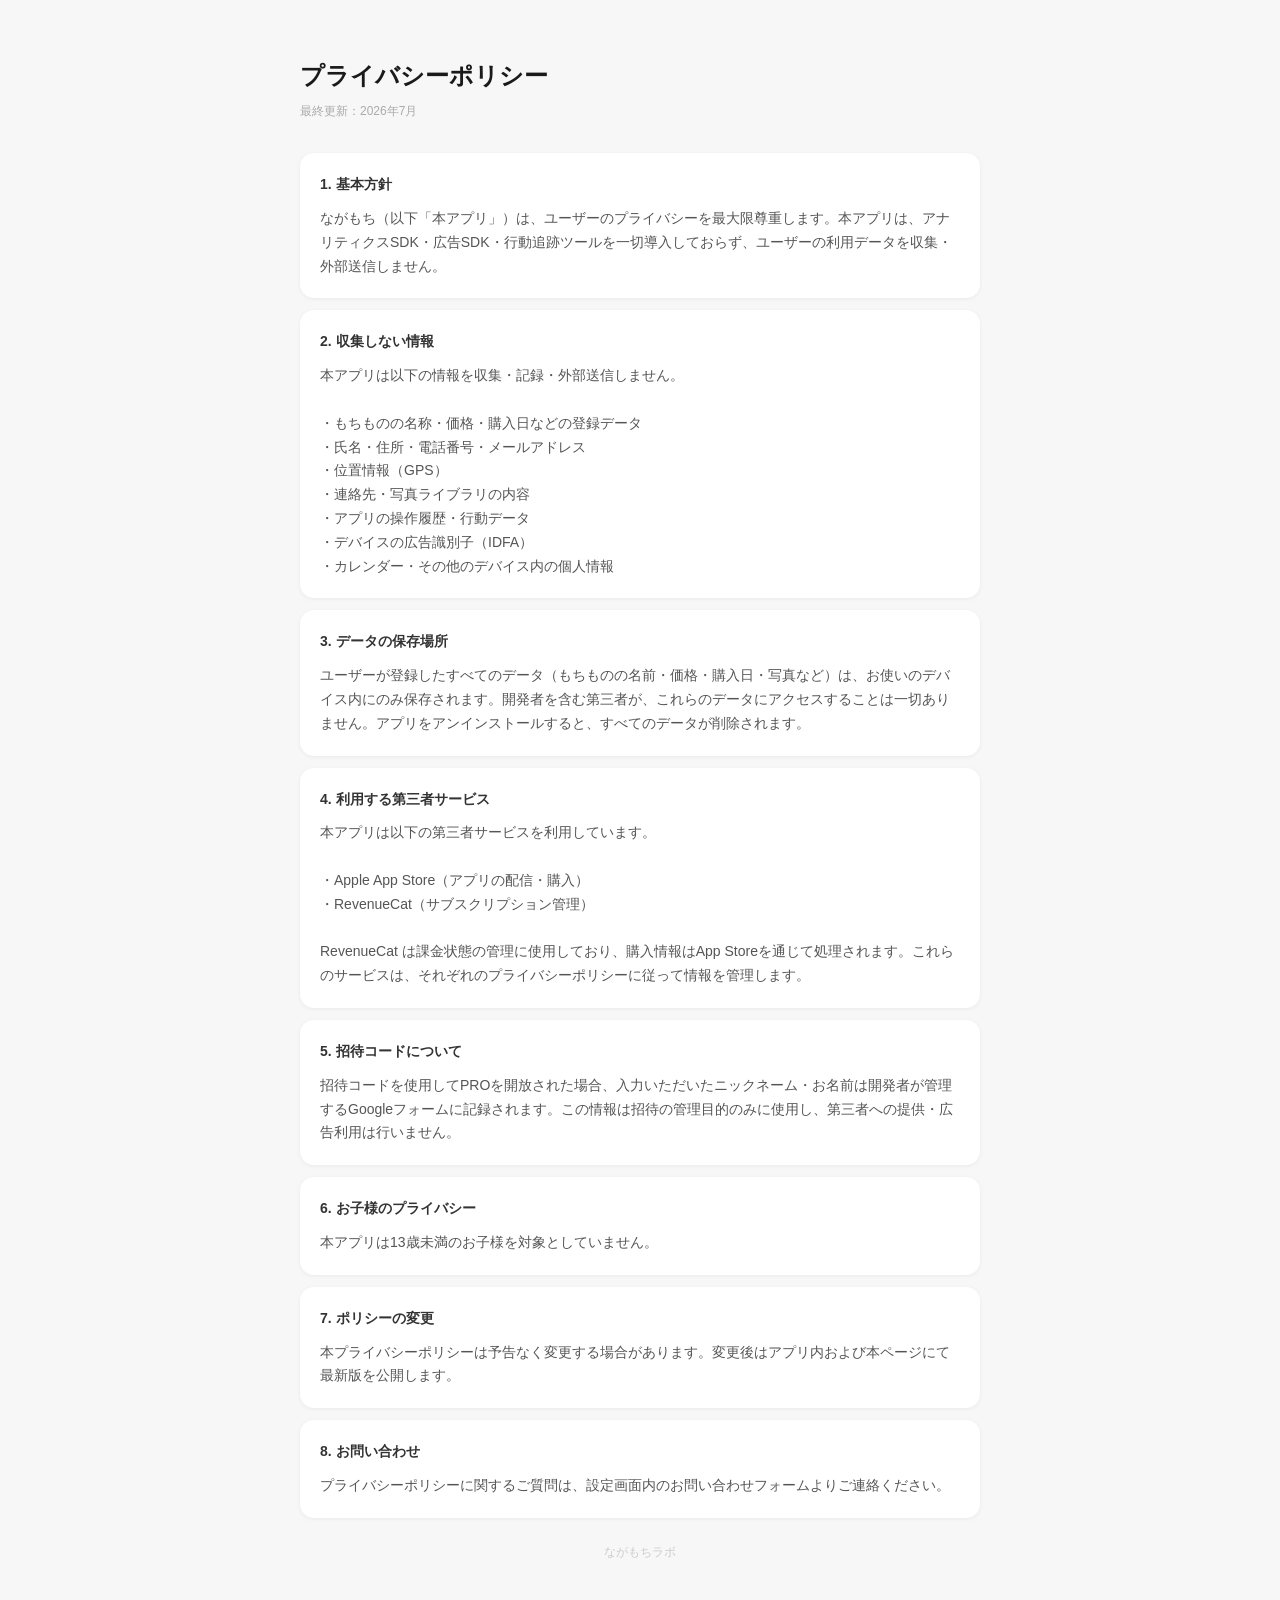
<file: privacy/index.html>
<!DOCTYPE html>
<html lang="ja">
<head>
  <meta charset="UTF-8" />
  <meta name="viewport" content="width=device-width, initial-scale=1.0" />
  <title>ながもち プライバシーポリシー</title>
  <style>
    body {
      font-family: -apple-system, BlinkMacSystemFont, "Helvetica Neue", sans-serif;
      max-width: 680px;
      margin: 0 auto;
      padding: 40px 20px 80px;
      color: #333;
      background: #f7f7f7;
      line-height: 1.7;
    }
    h1 { font-size: 24px; font-weight: 800; color: #1a1a1a; margin-bottom: 4px; }
    .updated { font-size: 12px; color: #aaa; margin-bottom: 32px; }
    .section {
      background: #fff;
      border-radius: 14px;
      padding: 20px;
      margin-bottom: 12px;
      box-shadow: 0 1px 4px rgba(0,0,0,0.06);
    }
    h2 { font-size: 14px; font-weight: 800; color: #333; margin: 0 0 10px; }
    p  { font-size: 14px; color: #555; margin: 0; white-space: pre-line; }
    footer { text-align: center; font-size: 12px; color: #ccc; margin-top: 24px; }
  </style>
</head>
<body>

  <h1>プライバシーポリシー</h1>
  <p class="updated">最終更新：2026年7月</p>

  <div class="section">
    <h2>1. 基本方針</h2>
    <p>ながもち（以下「本アプリ」）は、ユーザーのプライバシーを最大限尊重します。本アプリは、アナリティクスSDK・広告SDK・行動追跡ツールを一切導入しておらず、ユーザーの利用データを収集・外部送信しません。</p>
  </div>

  <div class="section">
    <h2>2. 収集しない情報</h2>
    <p>本アプリは以下の情報を収集・記録・外部送信しません。

・もちものの名称・価格・購入日などの登録データ
・氏名・住所・電話番号・メールアドレス
・位置情報（GPS）
・連絡先・写真ライブラリの内容
・アプリの操作履歴・行動データ
・デバイスの広告識別子（IDFA）
・カレンダー・その他のデバイス内の個人情報</p>
  </div>

  <div class="section">
    <h2>3. データの保存場所</h2>
    <p>ユーザーが登録したすべてのデータ（もちものの名前・価格・購入日・写真など）は、お使いのデバイス内にのみ保存されます。開発者を含む第三者が、これらのデータにアクセスすることは一切ありません。アプリをアンインストールすると、すべてのデータが削除されます。</p>
  </div>

  <div class="section">
    <h2>4. 利用する第三者サービス</h2>
    <p>本アプリは以下の第三者サービスを利用しています。

・Apple App Store（アプリの配信・購入）
・RevenueCat（サブスクリプション管理）

RevenueCat は課金状態の管理に使用しており、購入情報はApp Storeを通じて処理されます。これらのサービスは、それぞれのプライバシーポリシーに従って情報を管理します。</p>
  </div>

  <div class="section">
    <h2>5. 招待コードについて</h2>
    <p>招待コードを使用してPROを開放された場合、入力いただいたニックネーム・お名前は開発者が管理するGoogleフォームに記録されます。この情報は招待の管理目的のみに使用し、第三者への提供・広告利用は行いません。</p>
  </div>

  <div class="section">
    <h2>6. お子様のプライバシー</h2>
    <p>本アプリは13歳未満のお子様を対象としていません。</p>
  </div>

  <div class="section">
    <h2>7. ポリシーの変更</h2>
    <p>本プライバシーポリシーは予告なく変更する場合があります。変更後はアプリ内および本ページにて最新版を公開します。</p>
  </div>

  <div class="section">
    <h2>8. お問い合わせ</h2>
    <p>プライバシーポリシーに関するご質問は、設定画面内のお問い合わせフォームよりご連絡ください。</p>
  </div>

  <footer>ながもちラボ</footer>

</body>
</html>
</file>
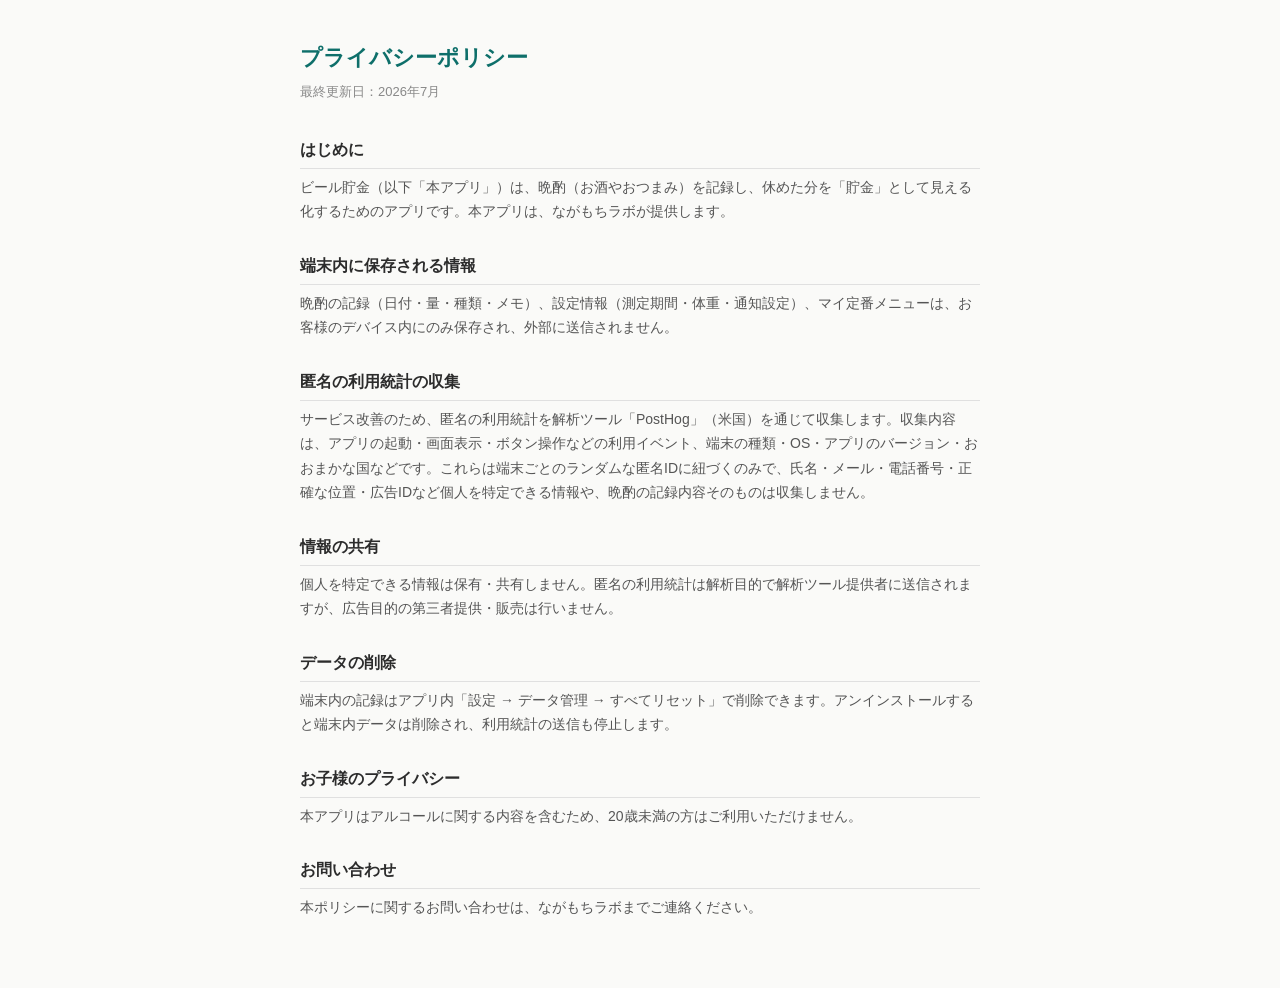
<file: beer-chokin-privacy.html>
<!DOCTYPE html>
<html lang="ja">
<head>
  <meta charset="UTF-8" />
  <meta name="viewport" content="width=device-width, initial-scale=1.0" />
  <title>プライバシーポリシー - ビール貯金</title>
  <style>
    body { font-family: -apple-system, BlinkMacSystemFont, 'Hiragino Sans', sans-serif; max-width: 680px; margin: 0 auto; padding: 24px 20px 60px; color: #2c2c2c; line-height: 1.75; background: #fafaf8; }
    h1 { font-size: 22px; color: #0E6F6A; margin-bottom: 4px; }
    .updated { font-size: 13px; color: #888; margin-bottom: 32px; }
    h2 { font-size: 16px; margin-top: 28px; margin-bottom: 6px; border-bottom: 1px solid #e0e0e0; padding-bottom: 4px; }
    p, li { font-size: 14px; color: #555; margin: 0 0 8px; }
  </style>
</head>
<body>
  <h1>プライバシーポリシー</h1>
  <p class="updated">最終更新日：2026年7月</p>
  <h2>はじめに</h2>
  <p>ビール貯金（以下「本アプリ」）は、晩酌（お酒やおつまみ）を記録し、休めた分を「貯金」として見える化するためのアプリです。本アプリは、ながもちラボが提供します。</p>
  <h2>端末内に保存される情報</h2>
  <p>晩酌の記録（日付・量・種類・メモ）、設定情報（測定期間・体重・通知設定）、マイ定番メニューは、お客様のデバイス内にのみ保存され、外部に送信されません。</p>
  <h2>匿名の利用統計の収集</h2>
  <p>サービス改善のため、匿名の利用統計を解析ツール「PostHog」（米国）を通じて収集します。収集内容は、アプリの起動・画面表示・ボタン操作などの利用イベント、端末の種類・OS・アプリのバージョン・おおまかな国などです。これらは端末ごとのランダムな匿名IDに紐づくのみで、氏名・メール・電話番号・正確な位置・広告IDなど個人を特定できる情報や、晩酌の記録内容そのものは収集しません。</p>
  <h2>情報の共有</h2>
  <p>個人を特定できる情報は保有・共有しません。匿名の利用統計は解析目的で解析ツール提供者に送信されますが、広告目的の第三者提供・販売は行いません。</p>
  <h2>データの削除</h2>
  <p>端末内の記録はアプリ内「設定 → データ管理 → すべてリセット」で削除できます。アンインストールすると端末内データは削除され、利用統計の送信も停止します。</p>
  <h2>お子様のプライバシー</h2>
  <p>本アプリはアルコールに関する内容を含むため、20歳未満の方はご利用いただけません。</p>
  <h2>お問い合わせ</h2>
  <p>本ポリシーに関するお問い合わせは、ながもちラボまでご連絡ください。</p>
</body>
</html>
</file>
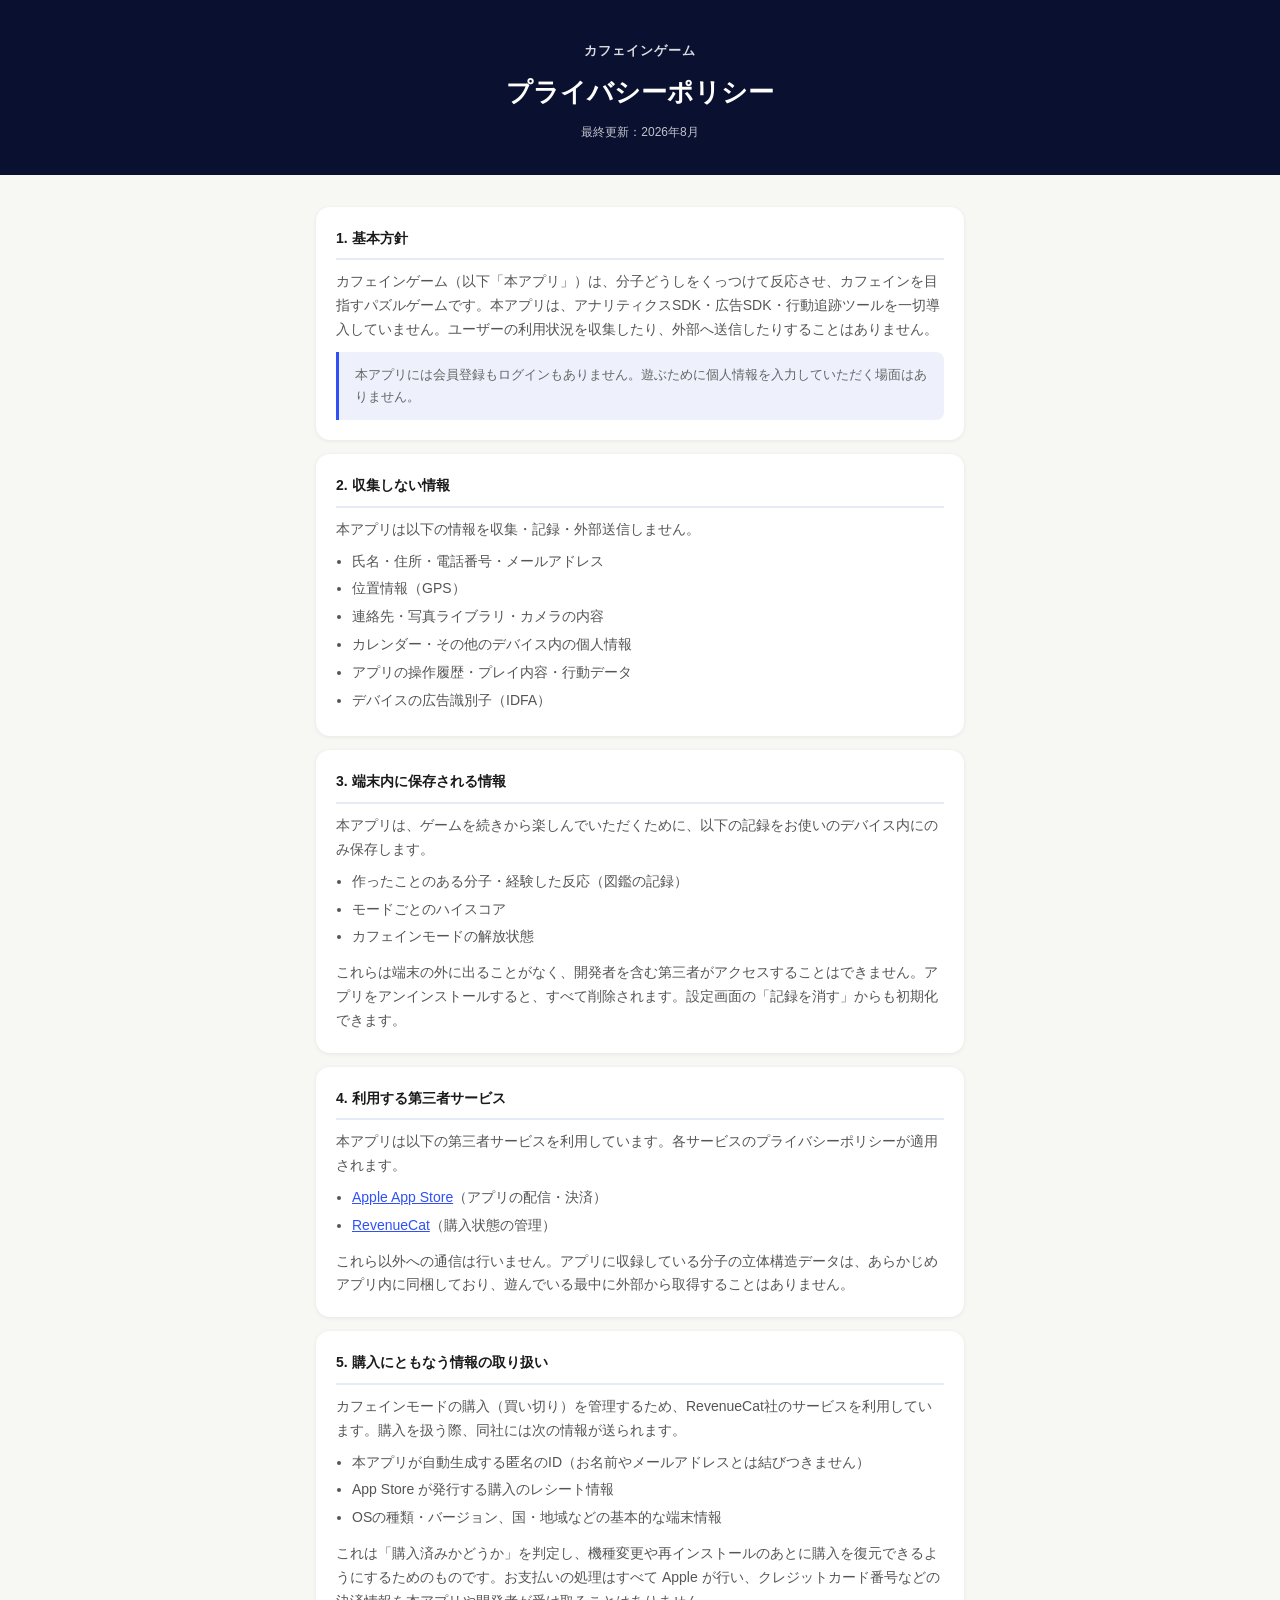
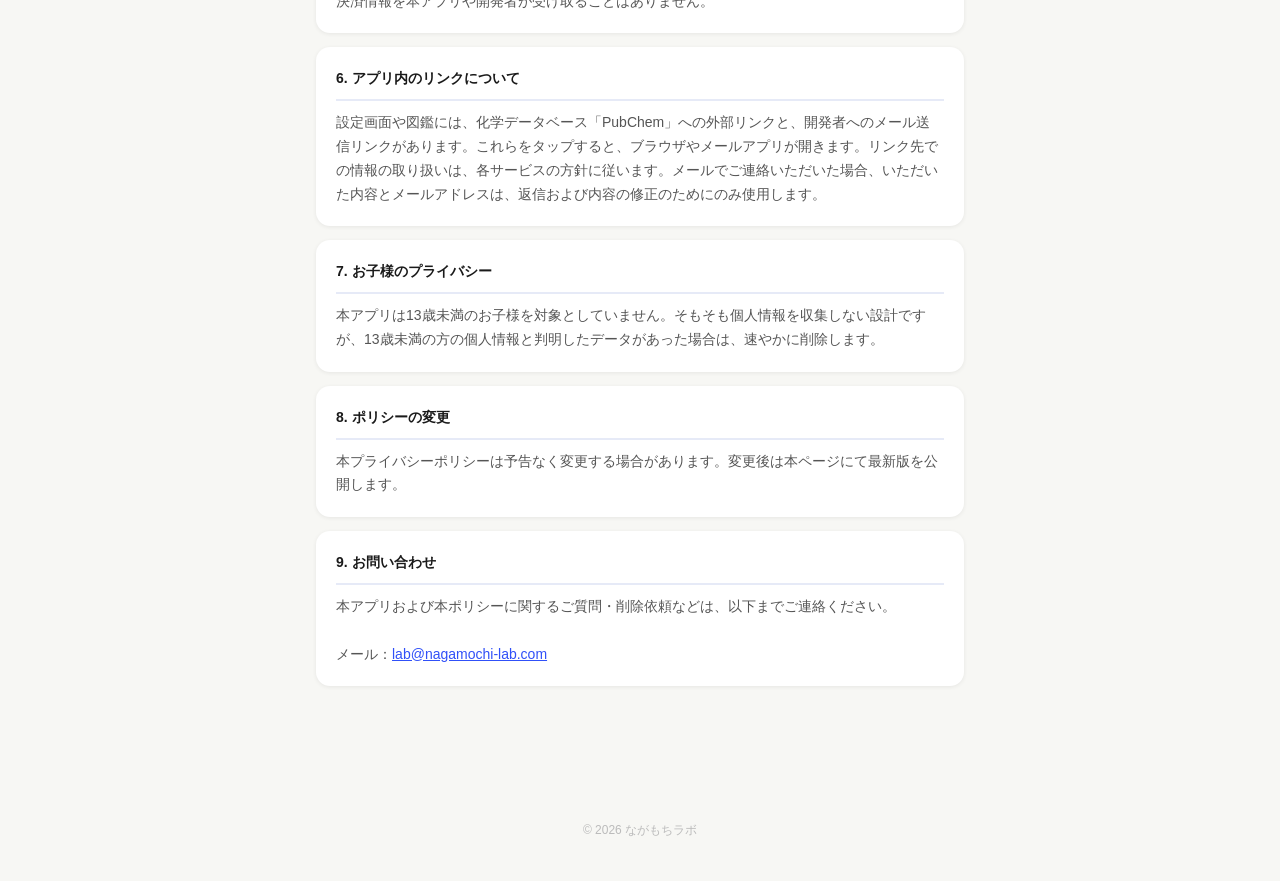
<file: caffeine-privacy.html>
<!DOCTYPE html>
<html lang="ja">
<head>
  <meta charset="UTF-8">
  <meta name="viewport" content="width=device-width, initial-scale=1.0">
  <title>プライバシーポリシー | カフェインゲーム</title>
  <style>
    * { box-sizing: border-box; margin: 0; padding: 0; }

    body {
      font-family: -apple-system, BlinkMacSystemFont, "Hiragino Sans", "Yu Gothic", sans-serif;
      background: #F7F7F4;
      color: #333;
      line-height: 1.7;
    }

    header {
      background: #0A1030;
      color: #fff;
      padding: 40px 24px 32px;
      text-align: center;
    }
    header .app-name {
      font-size: 13px;
      font-weight: 700;
      letter-spacing: 1px;
      opacity: 0.85;
      margin-bottom: 8px;
    }
    header h1 {
      font-size: 26px;
      font-weight: 800;
      margin-bottom: 8px;
    }
    header .updated {
      font-size: 12px;
      opacity: 0.75;
    }

    main {
      max-width: 680px;
      margin: 32px auto;
      padding: 0 16px 64px;
    }

    section {
      background: #fff;
      border-radius: 14px;
      padding: 20px;
      margin-bottom: 14px;
      box-shadow: 0 1px 4px rgba(0,0,0,0.07);
    }
    section h2 {
      font-size: 14px;
      font-weight: 800;
      color: #1A1A1A;
      margin-bottom: 10px;
      padding-bottom: 8px;
      border-bottom: 2px solid #E6EAF7;
    }
    section p {
      font-size: 14px;
      color: #555;
      white-space: pre-line;
    }

    ul {
      margin: 8px 0 0 16px;
      font-size: 14px;
      color: #555;
    }
    ul li { margin-bottom: 4px; }
    a { color: #3050F8; }

    .highlight {
      background: #EEF1FC;
      border-left: 3px solid #3050F8;
      border-radius: 0 8px 8px 0;
      padding: 12px 16px;
      margin-top: 10px;
      font-size: 13px;
      color: #666;
    }

    footer {
      text-align: center;
      font-size: 12px;
      color: #BBB;
      padding: 24px 0 40px;
    }
  </style>
</head>
<body>

<header>
  <div class="app-name">カフェインゲーム</div>
  <h1>プライバシーポリシー</h1>
  <div class="updated">最終更新：2026年8月</div>
</header>

<main>

  <section>
    <h2>1. 基本方針</h2>
    <p>カフェインゲーム（以下「本アプリ」）は、分子どうしをくっつけて反応させ、カフェインを目指すパズルゲームです。本アプリは、アナリティクスSDK・広告SDK・行動追跡ツールを一切導入していません。ユーザーの利用状況を収集したり、外部へ送信したりすることはありません。</p>
    <div class="highlight">本アプリには会員登録もログインもありません。遊ぶために個人情報を入力していただく場面はありません。</div>
  </section>

  <section>
    <h2>2. 収集しない情報</h2>
    <p>本アプリは以下の情報を収集・記録・外部送信しません。</p>
    <ul style="margin-top:8px;">
      <li>氏名・住所・電話番号・メールアドレス</li>
      <li>位置情報（GPS）</li>
      <li>連絡先・写真ライブラリ・カメラの内容</li>
      <li>カレンダー・その他のデバイス内の個人情報</li>
      <li>アプリの操作履歴・プレイ内容・行動データ</li>
      <li>デバイスの広告識別子（IDFA）</li>
    </ul>
  </section>

  <section>
    <h2>3. 端末内に保存される情報</h2>
    <p>本アプリは、ゲームを続きから楽しんでいただくために、以下の記録をお使いのデバイス内にのみ保存します。</p>
    <ul style="margin-top:8px;">
      <li>作ったことのある分子・経験した反応（図鑑の記録）</li>
      <li>モードごとのハイスコア</li>
      <li>カフェインモードの解放状態</li>
    </ul>
    <p style="margin-top:12px;">これらは端末の外に出ることがなく、開発者を含む第三者がアクセスすることはできません。アプリをアンインストールすると、すべて削除されます。設定画面の「記録を消す」からも初期化できます。</p>
  </section>

  <section>
    <h2>4. 利用する第三者サービス</h2>
    <p>本アプリは以下の第三者サービスを利用しています。各サービスのプライバシーポリシーが適用されます。</p>
    <ul style="margin-top:8px;">
      <li><a href="https://www.apple.com/legal/privacy/jp/" target="_blank" rel="noopener">Apple App Store</a>（アプリの配信・決済）</li>
      <li><a href="https://www.revenuecat.com/privacy" target="_blank" rel="noopener">RevenueCat</a>（購入状態の管理）</li>
    </ul>
    <p style="margin-top:12px;">これら以外への通信は行いません。アプリに収録している分子の立体構造データは、あらかじめアプリ内に同梱しており、遊んでいる最中に外部から取得することはありません。</p>
  </section>

  <section>
    <h2>5. 購入にともなう情報の取り扱い</h2>
    <p>カフェインモードの購入（買い切り）を管理するため、RevenueCat社のサービスを利用しています。購入を扱う際、同社には次の情報が送られます。</p>
    <ul style="margin-top:8px;">
      <li>本アプリが自動生成する匿名のID（お名前やメールアドレスとは結びつきません）</li>
      <li>App Store が発行する購入のレシート情報</li>
      <li>OSの種類・バージョン、国・地域などの基本的な端末情報</li>
    </ul>
    <p style="margin-top:12px;">これは「購入済みかどうか」を判定し、機種変更や再インストールのあとに購入を復元できるようにするためのものです。お支払いの処理はすべて Apple が行い、クレジットカード番号などの決済情報を本アプリや開発者が受け取ることはありません。</p>
  </section>

  <section>
    <h2>6. アプリ内のリンクについて</h2>
    <p>設定画面や図鑑には、化学データベース「PubChem」への外部リンクと、開発者へのメール送信リンクがあります。これらをタップすると、ブラウザやメールアプリが開きます。リンク先での情報の取り扱いは、各サービスの方針に従います。メールでご連絡いただいた場合、いただいた内容とメールアドレスは、返信および内容の修正のためにのみ使用します。</p>
  </section>

  <section>
    <h2>7. お子様のプライバシー</h2>
    <p>本アプリは13歳未満のお子様を対象としていません。そもそも個人情報を収集しない設計ですが、13歳未満の方の個人情報と判明したデータがあった場合は、速やかに削除します。</p>
  </section>

  <section>
    <h2>8. ポリシーの変更</h2>
    <p>本プライバシーポリシーは予告なく変更する場合があります。変更後は本ページにて最新版を公開します。</p>
  </section>

  <section>
    <h2>9. お問い合わせ</h2>
    <p>本アプリおよび本ポリシーに関するご質問・削除依頼などは、以下までご連絡ください。<br>
    メール：<a href="mailto:lab@nagamochi-lab.com">lab@nagamochi-lab.com</a></p>
  </section>

</main>

<footer>
  © 2026 ながもちラボ
</footer>

</body>
</html>
</file>
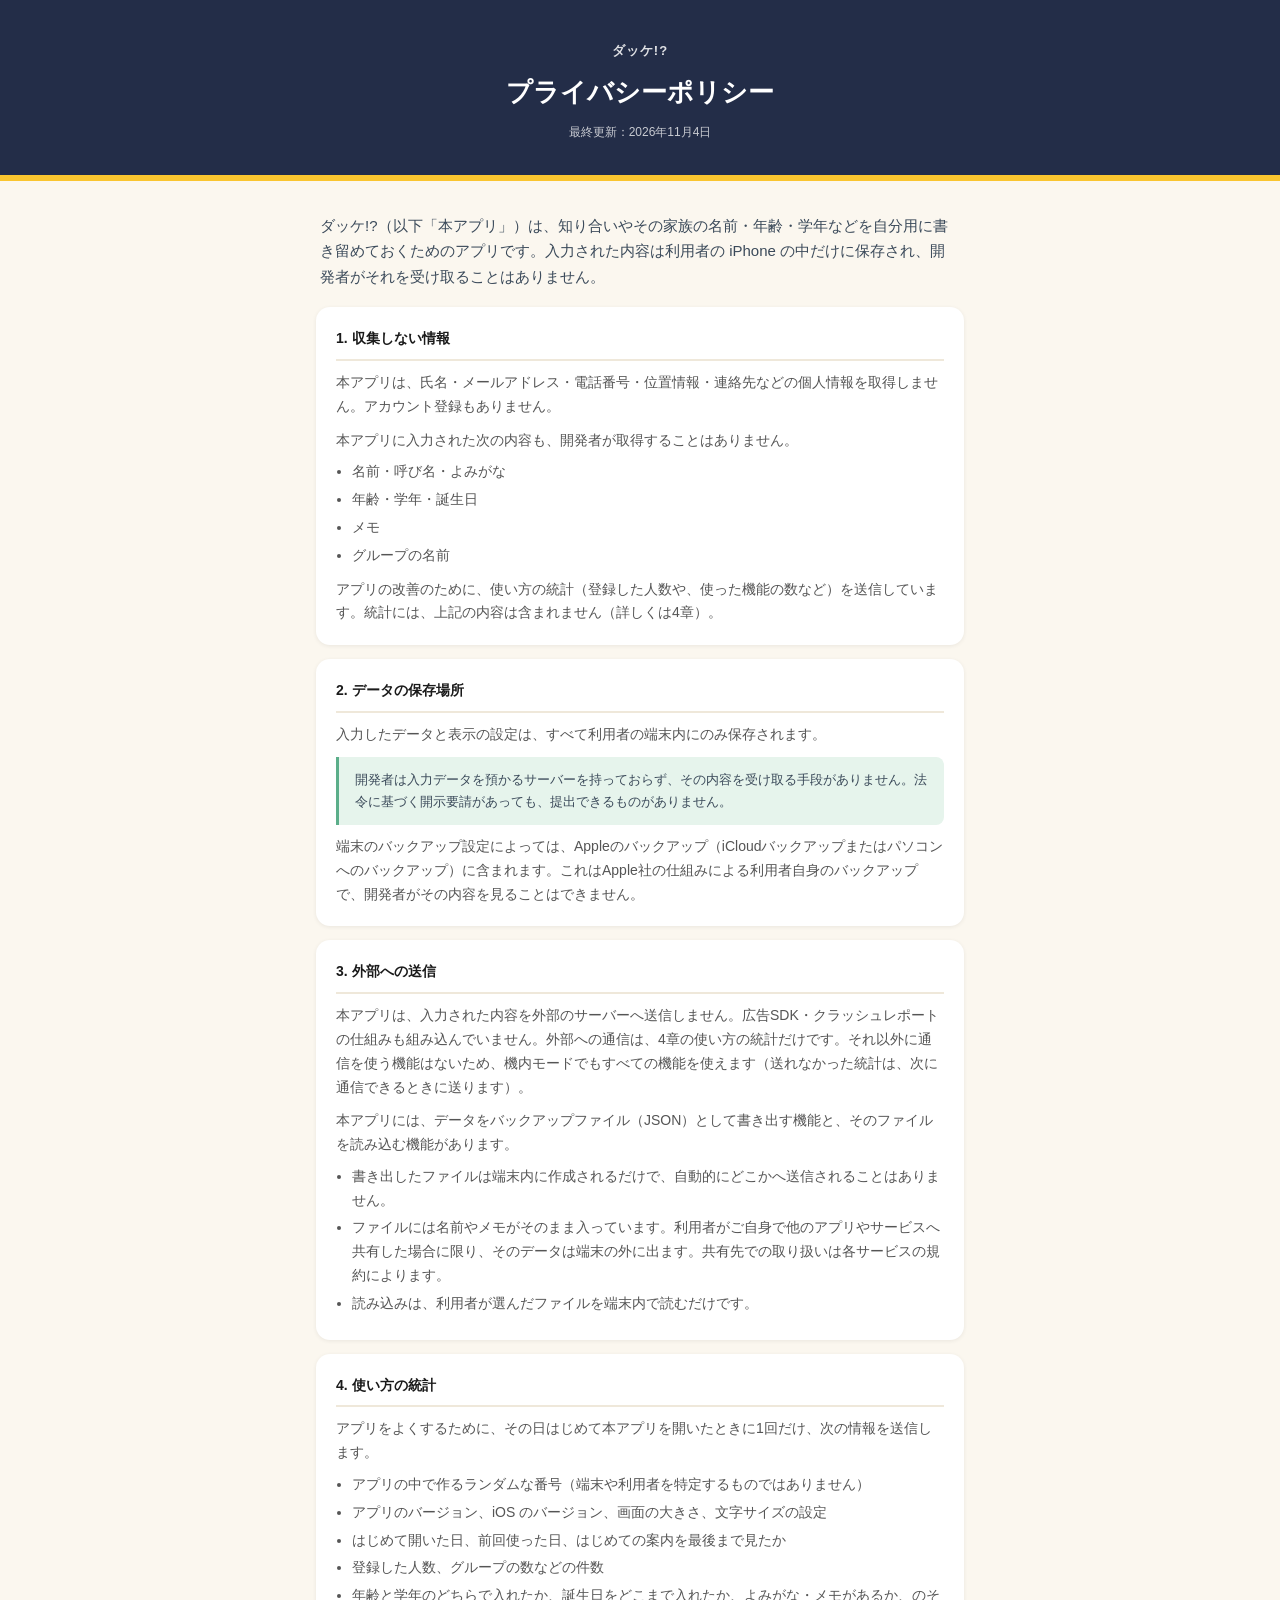
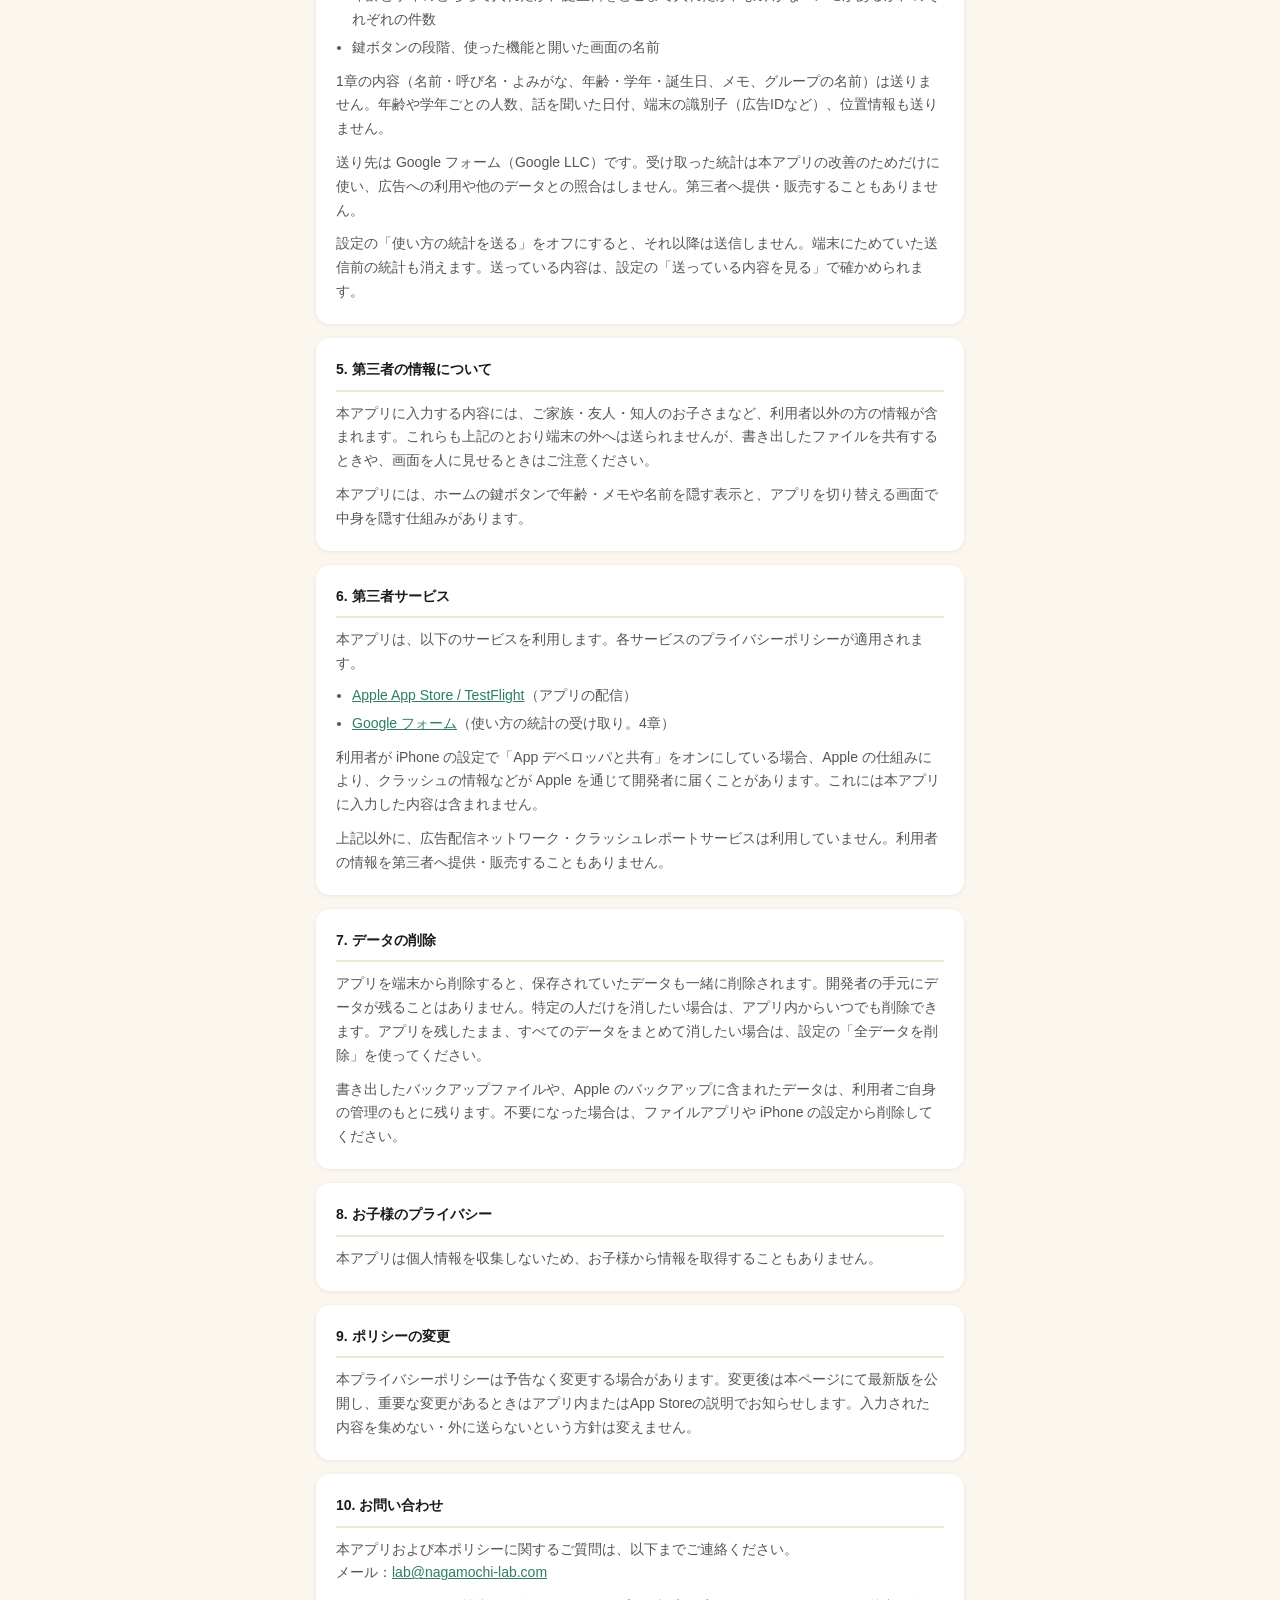
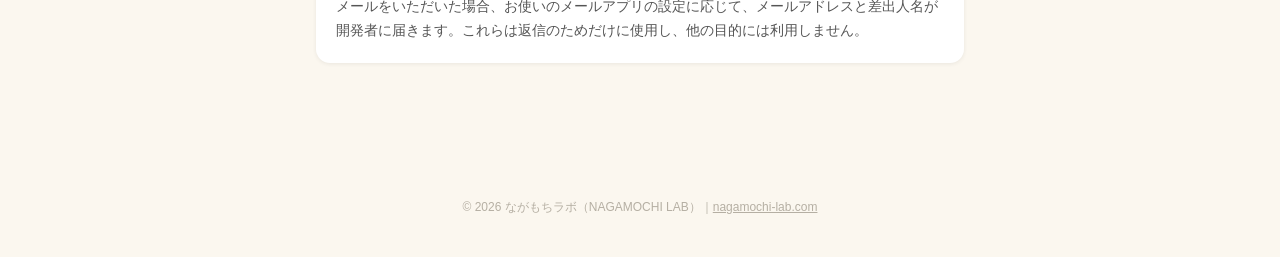
<file: dakke-privacy.html>
<!DOCTYPE html>
<html lang="ja">
<head>
  <meta charset="UTF-8">
  <meta name="viewport" content="width=device-width, initial-scale=1.0">
  <title>プライバシーポリシー | ダッケ!?</title>
  <meta name="description" content="ダッケ!? のプライバシーポリシー。入力した名前・年齢・学年・誕生日・メモは iPhone の中だけに保存され、開発者が受け取ることはありません。">
  <meta name="robots" content="index,follow">
  <style>
    * { box-sizing: border-box; margin: 0; padding: 0; }

    body {
      font-family: -apple-system, BlinkMacSystemFont, "Hiragino Sans", "Yu Gothic", sans-serif;
      background: #FBF7EF;
      color: #333;
      line-height: 1.7;
    }

    header {
      background: #232D48;
      color: #fff;
      padding: 40px 24px 32px;
      text-align: center;
      border-bottom: 6px solid #FAC52F;
    }
    header .app-name {
      font-size: 13px;
      font-weight: 700;
      letter-spacing: 1px;
      opacity: 0.85;
      margin-bottom: 8px;
    }
    header h1 {
      font-size: 26px;
      font-weight: 800;
      margin-bottom: 8px;
    }
    header .updated {
      font-size: 12px;
      opacity: 0.75;
    }

    main {
      max-width: 680px;
      margin: 32px auto;
      padding: 0 16px 64px;
    }

    .lead {
      font-size: 15px;
      color: #3B4A5A;
      margin: 0 4px 18px;
    }

    section {
      background: #fff;
      border-radius: 14px;
      padding: 20px;
      margin-bottom: 14px;
      box-shadow: 0 1px 4px rgba(0,0,0,0.07);
    }
    section h2 {
      font-size: 14px;
      font-weight: 800;
      color: #1A1A1A;
      margin-bottom: 10px;
      padding-bottom: 8px;
      border-bottom: 2px solid #EFE8DA;
    }
    section p {
      font-size: 14px;
      color: #555;
    }

    ul {
      margin: 8px 0 0 16px;
      font-size: 14px;
      color: #555;
    }
    ul li { margin-bottom: 4px; }
    a { color: #2F7D62; }
    section strong { color: #1A1A1A; font-size: 13px; }

    .highlight {
      background: #E6F4EC;
      border-left: 3px solid #5BAE8A;
      border-radius: 0 8px 8px 0;
      padding: 12px 16px;
      margin-top: 10px;
      font-size: 13px;
      color: #3B4A5A;
    }

    footer {
      text-align: center;
      font-size: 12px;
      color: #B5AFA3;
      padding: 24px 0 40px;
    }
    footer a { color: #B5AFA3; }
  </style>
</head>
<body>

<header>
  <div class="app-name">ダッケ!?</div>
  <h1>プライバシーポリシー</h1>
  <div class="updated">最終更新：2026年11月4日</div>
</header>

<main>

  <p class="lead">ダッケ!?（以下「本アプリ」）は、知り合いやその家族の名前・年齢・学年などを自分用に書き留めておくためのアプリです。入力された内容は利用者の iPhone の中だけに保存され、開発者がそれを受け取ることはありません。</p>

  <section>
    <h2>1. 収集しない情報</h2>
    <p>本アプリは、氏名・メールアドレス・電話番号・位置情報・連絡先などの個人情報を取得しません。アカウント登録もありません。</p>
    <p style="margin-top:10px;">本アプリに入力された次の内容も、開発者が取得することはありません。</p>
    <ul>
      <li>名前・呼び名・よみがな</li>
      <li>年齢・学年・誕生日</li>
      <li>メモ</li>
      <li>グループの名前</li>
    </ul>
    <p style="margin-top:10px;">アプリの改善のために、使い方の統計（登録した人数や、使った機能の数など）を送信しています。統計には、上記の内容は含まれません（詳しくは4章）。</p>
  </section>

  <section>
    <h2>2. データの保存場所</h2>
    <p>入力したデータと表示の設定は、すべて利用者の端末内にのみ保存されます。</p>
    <div class="highlight">開発者は入力データを預かるサーバーを持っておらず、その内容を受け取る手段がありません。法令に基づく開示要請があっても、提出できるものがありません。</div>
    <p style="margin-top:10px;">端末のバックアップ設定によっては、Appleのバックアップ（iCloudバックアップまたはパソコンへのバックアップ）に含まれます。これはApple社の仕組みによる利用者自身のバックアップで、開発者がその内容を見ることはできません。</p>
  </section>

  <section>
    <h2>3. 外部への送信</h2>
    <p>本アプリは、入力された内容を外部のサーバーへ送信しません。広告SDK・クラッシュレポートの仕組みも組み込んでいません。外部への通信は、4章の使い方の統計だけです。それ以外に通信を使う機能はないため、機内モードでもすべての機能を使えます（送れなかった統計は、次に通信できるときに送ります）。</p>
    <p style="margin-top:10px;">本アプリには、データをバックアップファイル（JSON）として書き出す機能と、そのファイルを読み込む機能があります。</p>
    <ul>
      <li>書き出したファイルは端末内に作成されるだけで、自動的にどこかへ送信されることはありません。</li>
      <li>ファイルには名前やメモがそのまま入っています。利用者がご自身で他のアプリやサービスへ共有した場合に限り、そのデータは端末の外に出ます。共有先での取り扱いは各サービスの規約によります。</li>
      <li>読み込みは、利用者が選んだファイルを端末内で読むだけです。</li>
    </ul>
  </section>

  <section>
    <h2>4. 使い方の統計</h2>
    <p>アプリをよくするために、その日はじめて本アプリを開いたときに1回だけ、次の情報を送信します。</p>
    <ul>
      <li>アプリの中で作るランダムな番号（端末や利用者を特定するものではありません）</li>
      <li>アプリのバージョン、iOS のバージョン、画面の大きさ、文字サイズの設定</li>
      <li>はじめて開いた日、前回使った日、はじめての案内を最後まで見たか</li>
      <li>登録した人数、グループの数などの件数</li>
      <li>年齢と学年のどちらで入れたか、誕生日をどこまで入れたか、よみがな・メモがあるか、のそれぞれの件数</li>
      <li>鍵ボタンの段階、使った機能と開いた画面の名前</li>
    </ul>
    <p style="margin-top:10px;">1章の内容（名前・呼び名・よみがな、年齢・学年・誕生日、メモ、グループの名前）は送りません。年齢や学年ごとの人数、話を聞いた日付、端末の識別子（広告IDなど）、位置情報も送りません。</p>
    <p style="margin-top:10px;">送り先は Google フォーム（Google LLC）です。受け取った統計は本アプリの改善のためだけに使い、広告への利用や他のデータとの照合はしません。第三者へ提供・販売することもありません。</p>
    <p style="margin-top:10px;">設定の「使い方の統計を送る」をオフにすると、それ以降は送信しません。端末にためていた送信前の統計も消えます。送っている内容は、設定の「送っている内容を見る」で確かめられます。</p>
  </section>

  <section>
    <h2>5. 第三者の情報について</h2>
    <p>本アプリに入力する内容には、ご家族・友人・知人のお子さまなど、利用者以外の方の情報が含まれます。これらも上記のとおり端末の外へは送られませんが、書き出したファイルを共有するときや、画面を人に見せるときはご注意ください。</p>
    <p style="margin-top:10px;">本アプリには、ホームの鍵ボタンで年齢・メモや名前を隠す表示と、アプリを切り替える画面で中身を隠す仕組みがあります。</p>
  </section>

  <section>
    <h2>6. 第三者サービス</h2>
    <p>本アプリは、以下のサービスを利用します。各サービスのプライバシーポリシーが適用されます。</p>
    <ul style="margin-top:8px;">
      <li><a href="https://www.apple.com/legal/privacy/jp/" target="_blank" rel="noopener">Apple App Store / TestFlight</a>（アプリの配信）</li>
      <li><a href="https://policies.google.com/privacy?hl=ja" target="_blank" rel="noopener">Google フォーム</a>（使い方の統計の受け取り。4章）</li>
    </ul>
    <p style="margin-top:10px;">利用者が iPhone の設定で「App デベロッパと共有」をオンにしている場合、Apple の仕組みにより、クラッシュの情報などが Apple を通じて開発者に届くことがあります。これには本アプリに入力した内容は含まれません。</p>
    <p style="margin-top:10px;">上記以外に、広告配信ネットワーク・クラッシュレポートサービスは利用していません。利用者の情報を第三者へ提供・販売することもありません。</p>
  </section>

  <section>
    <h2>7. データの削除</h2>
    <p>アプリを端末から削除すると、保存されていたデータも一緒に削除されます。開発者の手元にデータが残ることはありません。特定の人だけを消したい場合は、アプリ内からいつでも削除できます。アプリを残したまま、すべてのデータをまとめて消したい場合は、設定の「全データを削除」を使ってください。</p>
    <p style="margin-top:10px;">書き出したバックアップファイルや、Apple のバックアップに含まれたデータは、利用者ご自身の管理のもとに残ります。不要になった場合は、ファイルアプリや iPhone の設定から削除してください。</p>
  </section>

  <section>
    <h2>8. お子様のプライバシー</h2>
    <p>本アプリは個人情報を収集しないため、お子様から情報を取得することもありません。</p>
  </section>

  <section>
    <h2>9. ポリシーの変更</h2>
    <p>本プライバシーポリシーは予告なく変更する場合があります。変更後は本ページにて最新版を公開し、重要な変更があるときはアプリ内またはApp Storeの説明でお知らせします。入力された内容を集めない・外に送らないという方針は変えません。</p>
  </section>

  <section>
    <h2>10. お問い合わせ</h2>
    <p>本アプリおよび本ポリシーに関するご質問は、以下までご連絡ください。<br>
    メール：<a href="mailto:lab@nagamochi-lab.com">lab@nagamochi-lab.com</a></p>
    <p style="margin-top:10px;">メールをいただいた場合、お使いのメールアプリの設定に応じて、メールアドレスと差出人名が開発者に届きます。これらは返信のためだけに使用し、他の目的には利用しません。</p>
  </section>

</main>

<footer>
  © 2026 ながもちラボ（NAGAMOCHI LAB）｜<a href="https://nagamochi-lab.com/">nagamochi-lab.com</a>
</footer>

</body>
</html>
</file>
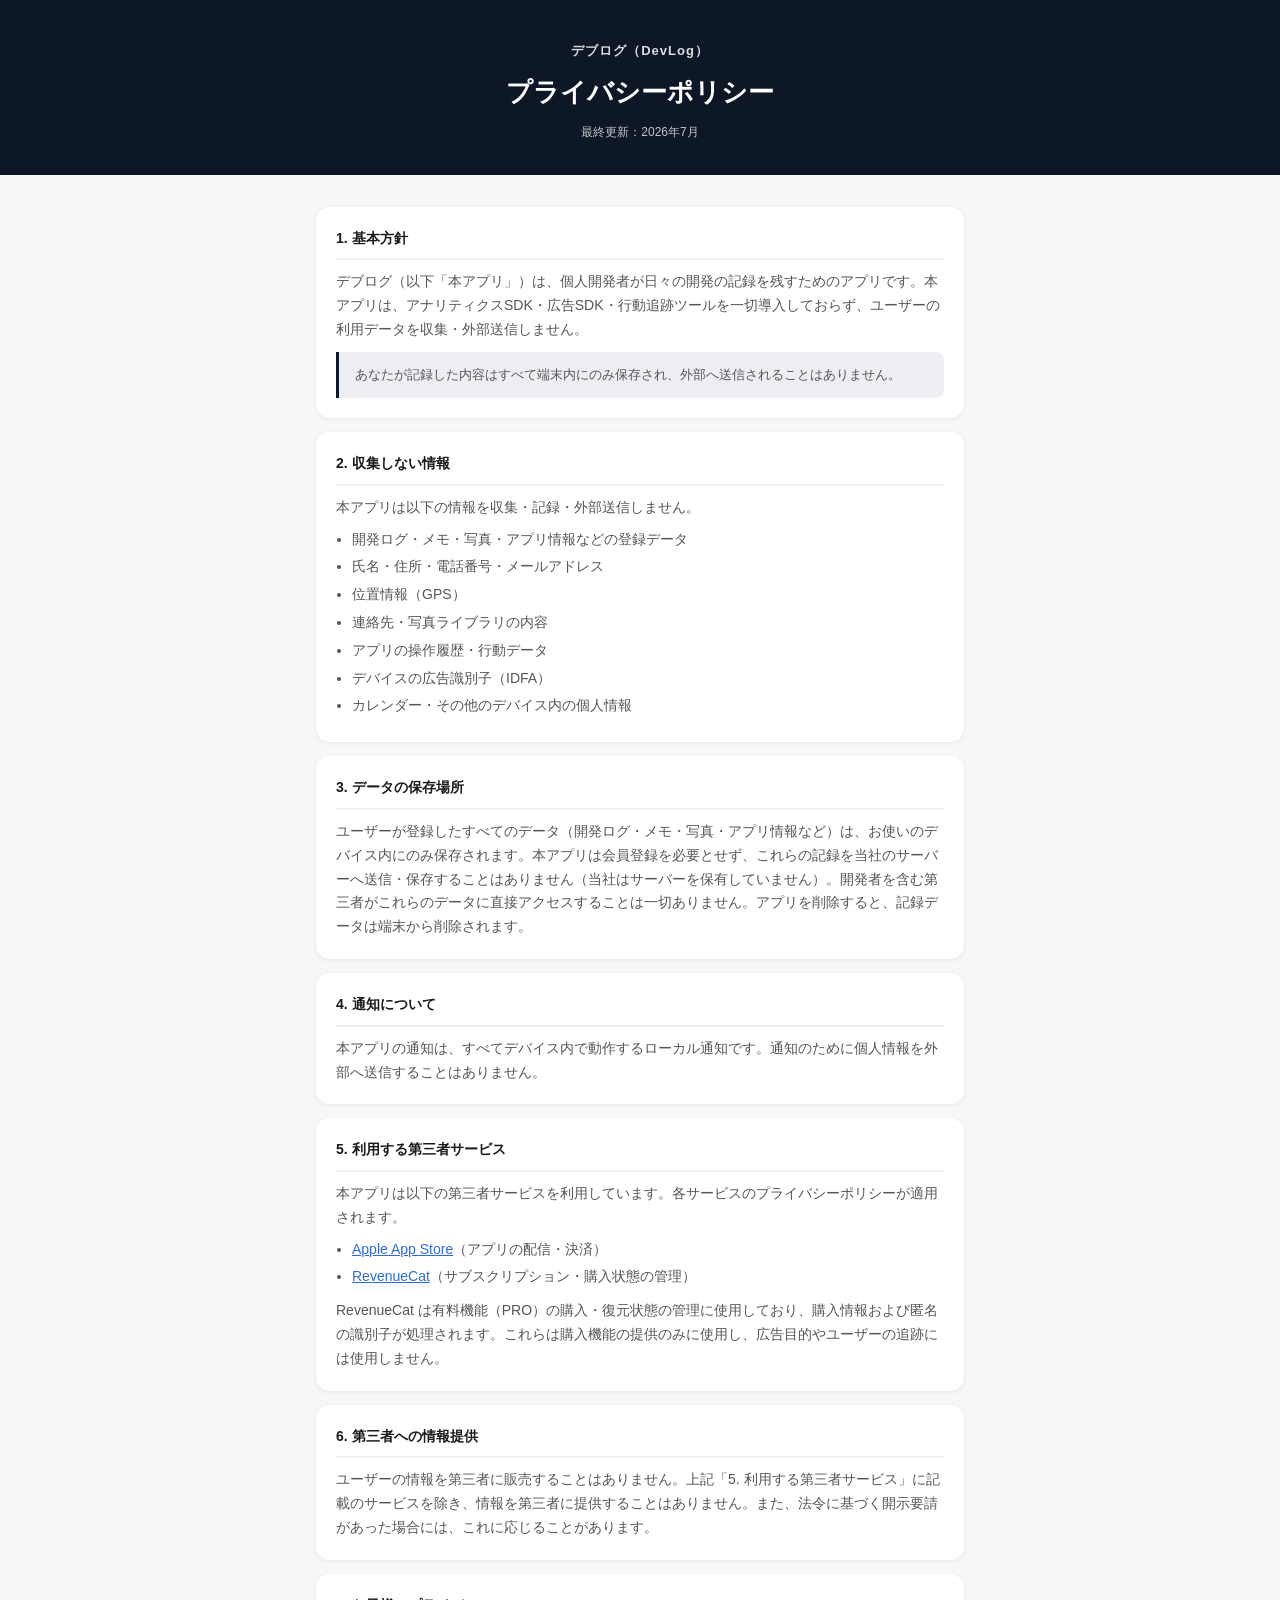
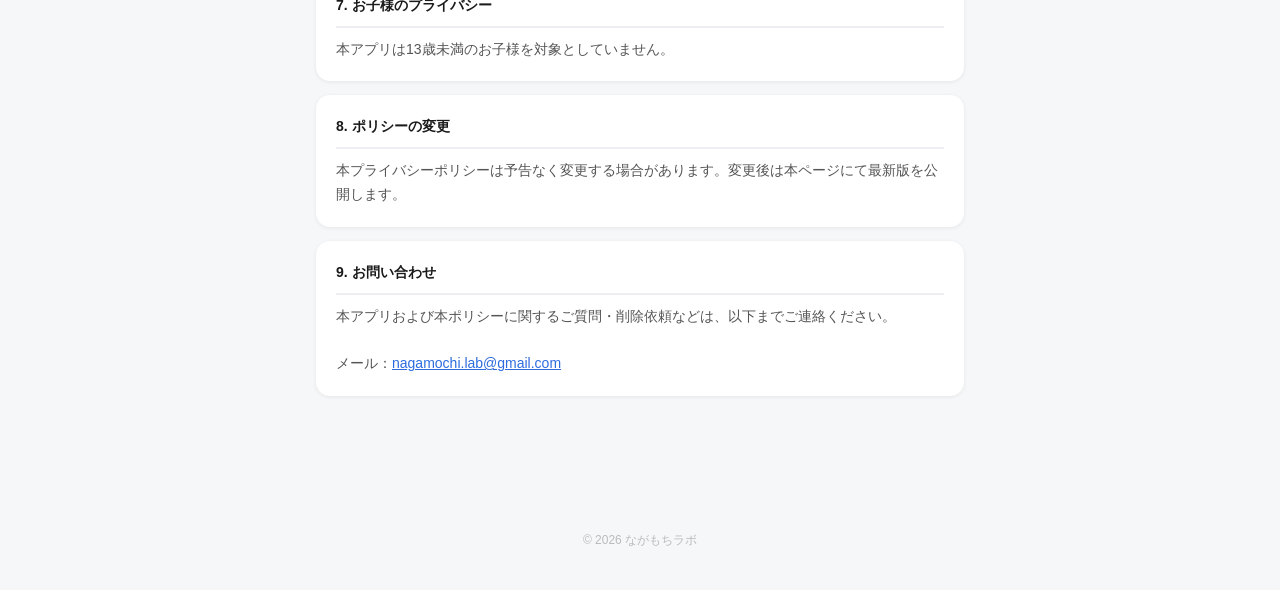
<file: devlog-privacy.html>
<!DOCTYPE html>
<html lang="ja">
<head>
  <meta charset="UTF-8">
  <meta name="viewport" content="width=device-width, initial-scale=1.0">
  <title>プライバシーポリシー | デブログ（DevLog）</title>
  <style>
    * { box-sizing: border-box; margin: 0; padding: 0; }

    body {
      font-family: -apple-system, BlinkMacSystemFont, "Hiragino Sans", "Yu Gothic", sans-serif;
      background: #F6F7F9;
      color: #333;
      line-height: 1.7;
    }

    header {
      background: #0E1726;
      color: #fff;
      padding: 40px 24px 32px;
      text-align: center;
    }
    header .app-name {
      font-size: 13px;
      font-weight: 700;
      letter-spacing: 1px;
      opacity: 0.85;
      margin-bottom: 8px;
    }
    header h1 {
      font-size: 26px;
      font-weight: 800;
      margin-bottom: 8px;
    }
    header .updated {
      font-size: 12px;
      opacity: 0.75;
    }

    main {
      max-width: 680px;
      margin: 32px auto;
      padding: 0 16px 64px;
    }

    section {
      background: #fff;
      border-radius: 14px;
      padding: 20px;
      margin-bottom: 14px;
      box-shadow: 0 1px 4px rgba(0,0,0,0.07);
    }
    section h2 {
      font-size: 14px;
      font-weight: 800;
      color: #1A1A1A;
      margin-bottom: 10px;
      padding-bottom: 8px;
      border-bottom: 2px solid #ECEEF1;
    }
    section p {
      font-size: 14px;
      color: #555;
      white-space: pre-line;
    }

    ul {
      margin: 8px 0 0 16px;
      font-size: 14px;
      color: #555;
    }
    ul li { margin-bottom: 4px; }
    a { color: #2D6CDF; }

    .highlight {
      background: #ECEEF1;
      border-left: 3px solid #0E1726;
      border-radius: 0 8px 8px 0;
      padding: 12px 16px;
      margin-top: 10px;
      font-size: 13px;
      color: #555;
    }

    footer {
      text-align: center;
      font-size: 12px;
      color: #BBB;
      padding: 24px 0 40px;
    }
  </style>
</head>
<body>

<header>
  <div class="app-name">デブログ（DevLog）</div>
  <h1>プライバシーポリシー</h1>
  <div class="updated">最終更新：2026年7月</div>
</header>

<main>

  <section>
    <h2>1. 基本方針</h2>
    <p>デブログ（以下「本アプリ」）は、個人開発者が日々の開発の記録を残すためのアプリです。本アプリは、アナリティクスSDK・広告SDK・行動追跡ツールを一切導入しておらず、ユーザーの利用データを収集・外部送信しません。</p>
    <div class="highlight">あなたが記録した内容はすべて端末内にのみ保存され、外部へ送信されることはありません。</div>
  </section>

  <section>
    <h2>2. 収集しない情報</h2>
    <p>本アプリは以下の情報を収集・記録・外部送信しません。</p>
    <ul style="margin-top:8px;">
      <li>開発ログ・メモ・写真・アプリ情報などの登録データ</li>
      <li>氏名・住所・電話番号・メールアドレス</li>
      <li>位置情報（GPS）</li>
      <li>連絡先・写真ライブラリの内容</li>
      <li>アプリの操作履歴・行動データ</li>
      <li>デバイスの広告識別子（IDFA）</li>
      <li>カレンダー・その他のデバイス内の個人情報</li>
    </ul>
  </section>

  <section>
    <h2>3. データの保存場所</h2>
    <p>ユーザーが登録したすべてのデータ（開発ログ・メモ・写真・アプリ情報など）は、お使いのデバイス内にのみ保存されます。本アプリは会員登録を必要とせず、これらの記録を当社のサーバーへ送信・保存することはありません（当社はサーバーを保有していません）。開発者を含む第三者がこれらのデータに直接アクセスすることは一切ありません。アプリを削除すると、記録データは端末から削除されます。</p>
  </section>

  <section>
    <h2>4. 通知について</h2>
    <p>本アプリの通知は、すべてデバイス内で動作するローカル通知です。通知のために個人情報を外部へ送信することはありません。</p>
  </section>

  <section>
    <h2>5. 利用する第三者サービス</h2>
    <p>本アプリは以下の第三者サービスを利用しています。各サービスのプライバシーポリシーが適用されます。</p>
    <ul style="margin-top:8px;">
      <li><a href="https://www.apple.com/legal/privacy/jp/" target="_blank">Apple App Store</a>（アプリの配信・決済）</li>
      <li><a href="https://www.revenuecat.com/privacy" target="_blank">RevenueCat</a>（サブスクリプション・購入状態の管理）</li>
    </ul>
    <p style="margin-top:10px;">RevenueCat は有料機能（PRO）の購入・復元状態の管理に使用しており、購入情報および匿名の識別子が処理されます。これらは購入機能の提供のみに使用し、広告目的やユーザーの追跡には使用しません。</p>
  </section>

  <section>
    <h2>6. 第三者への情報提供</h2>
    <p>ユーザーの情報を第三者に販売することはありません。上記「5. 利用する第三者サービス」に記載のサービスを除き、情報を第三者に提供することはありません。また、法令に基づく開示要請があった場合には、これに応じることがあります。</p>
  </section>

  <section>
    <h2>7. お子様のプライバシー</h2>
    <p>本アプリは13歳未満のお子様を対象としていません。</p>
  </section>

  <section>
    <h2>8. ポリシーの変更</h2>
    <p>本プライバシーポリシーは予告なく変更する場合があります。変更後は本ページにて最新版を公開します。</p>
  </section>

  <section>
    <h2>9. お問い合わせ</h2>
    <p>本アプリおよび本ポリシーに関するご質問・削除依頼などは、以下までご連絡ください。<br>
    メール：<a href="mailto:nagamochi.lab@gmail.com">nagamochi.lab@gmail.com</a></p>
  </section>

</main>

<footer>
  © 2026 ながもちラボ
</footer>

</body>
</html>
</file>
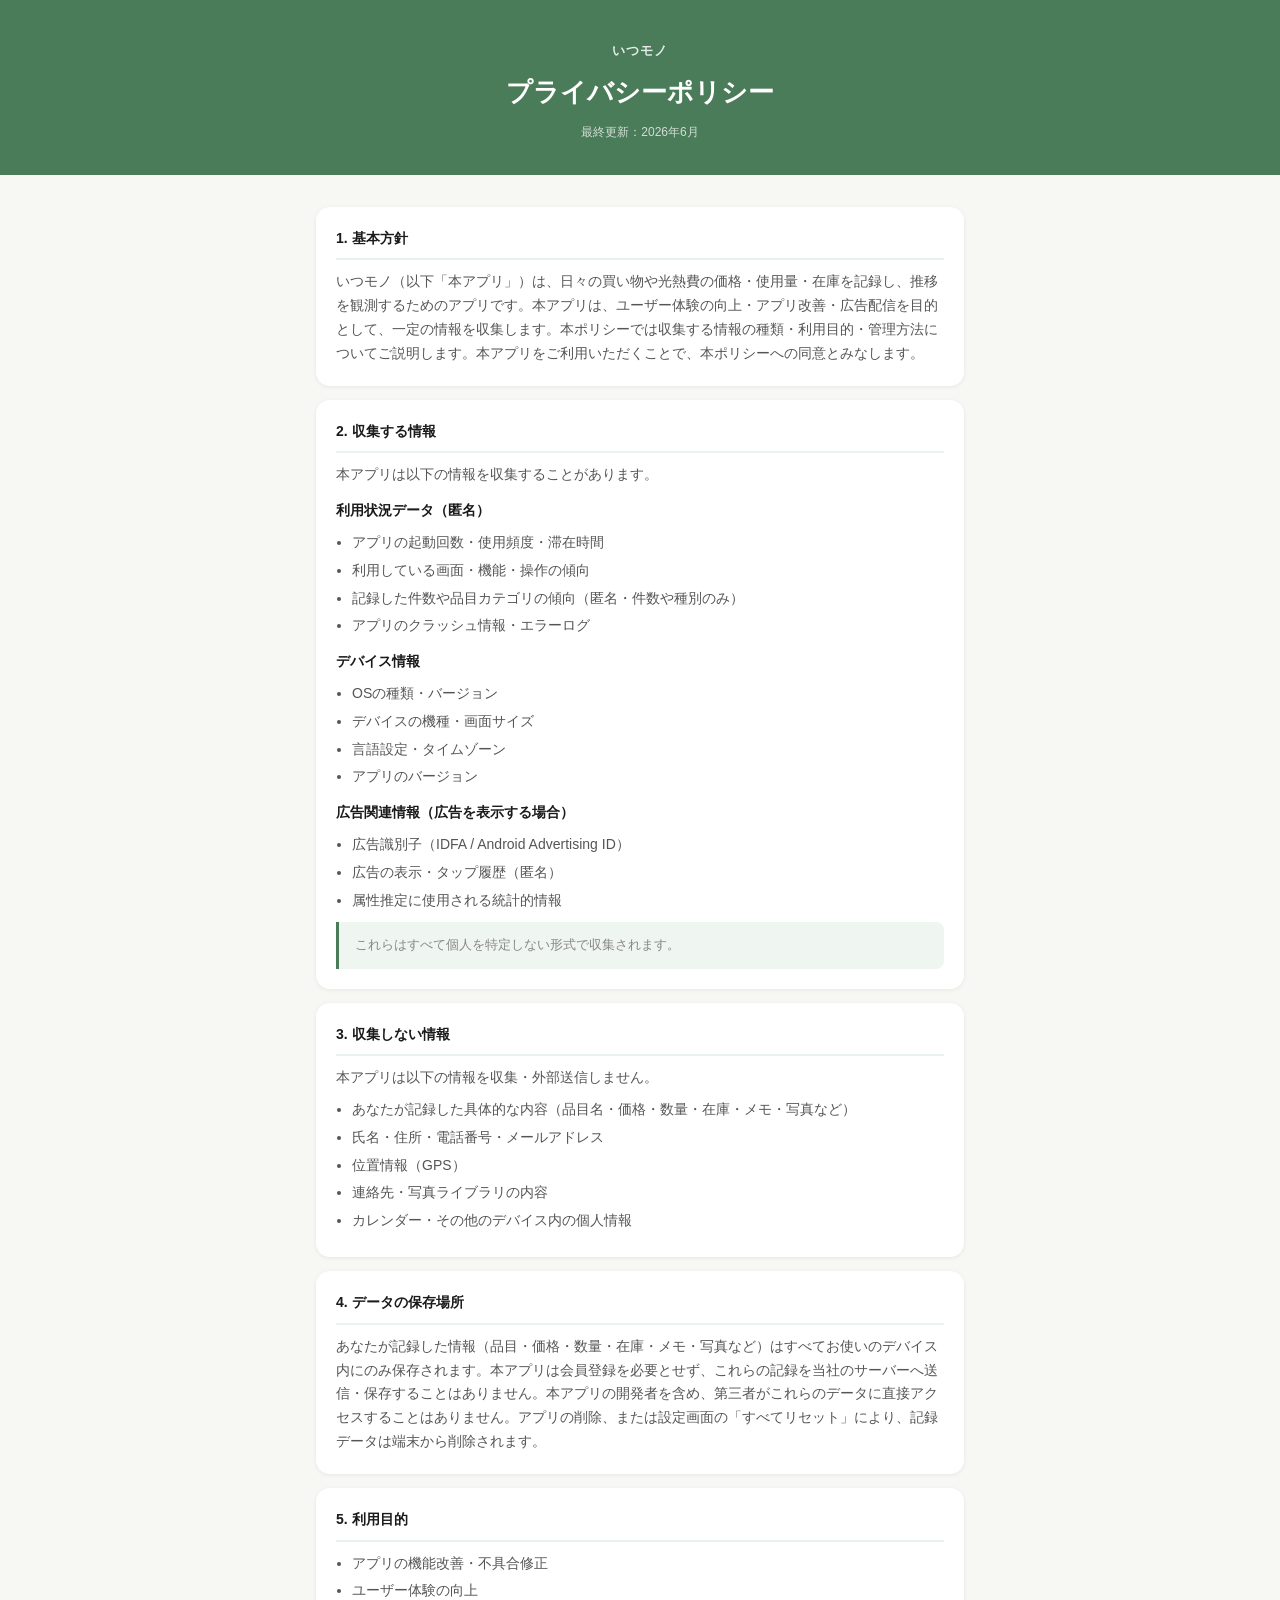
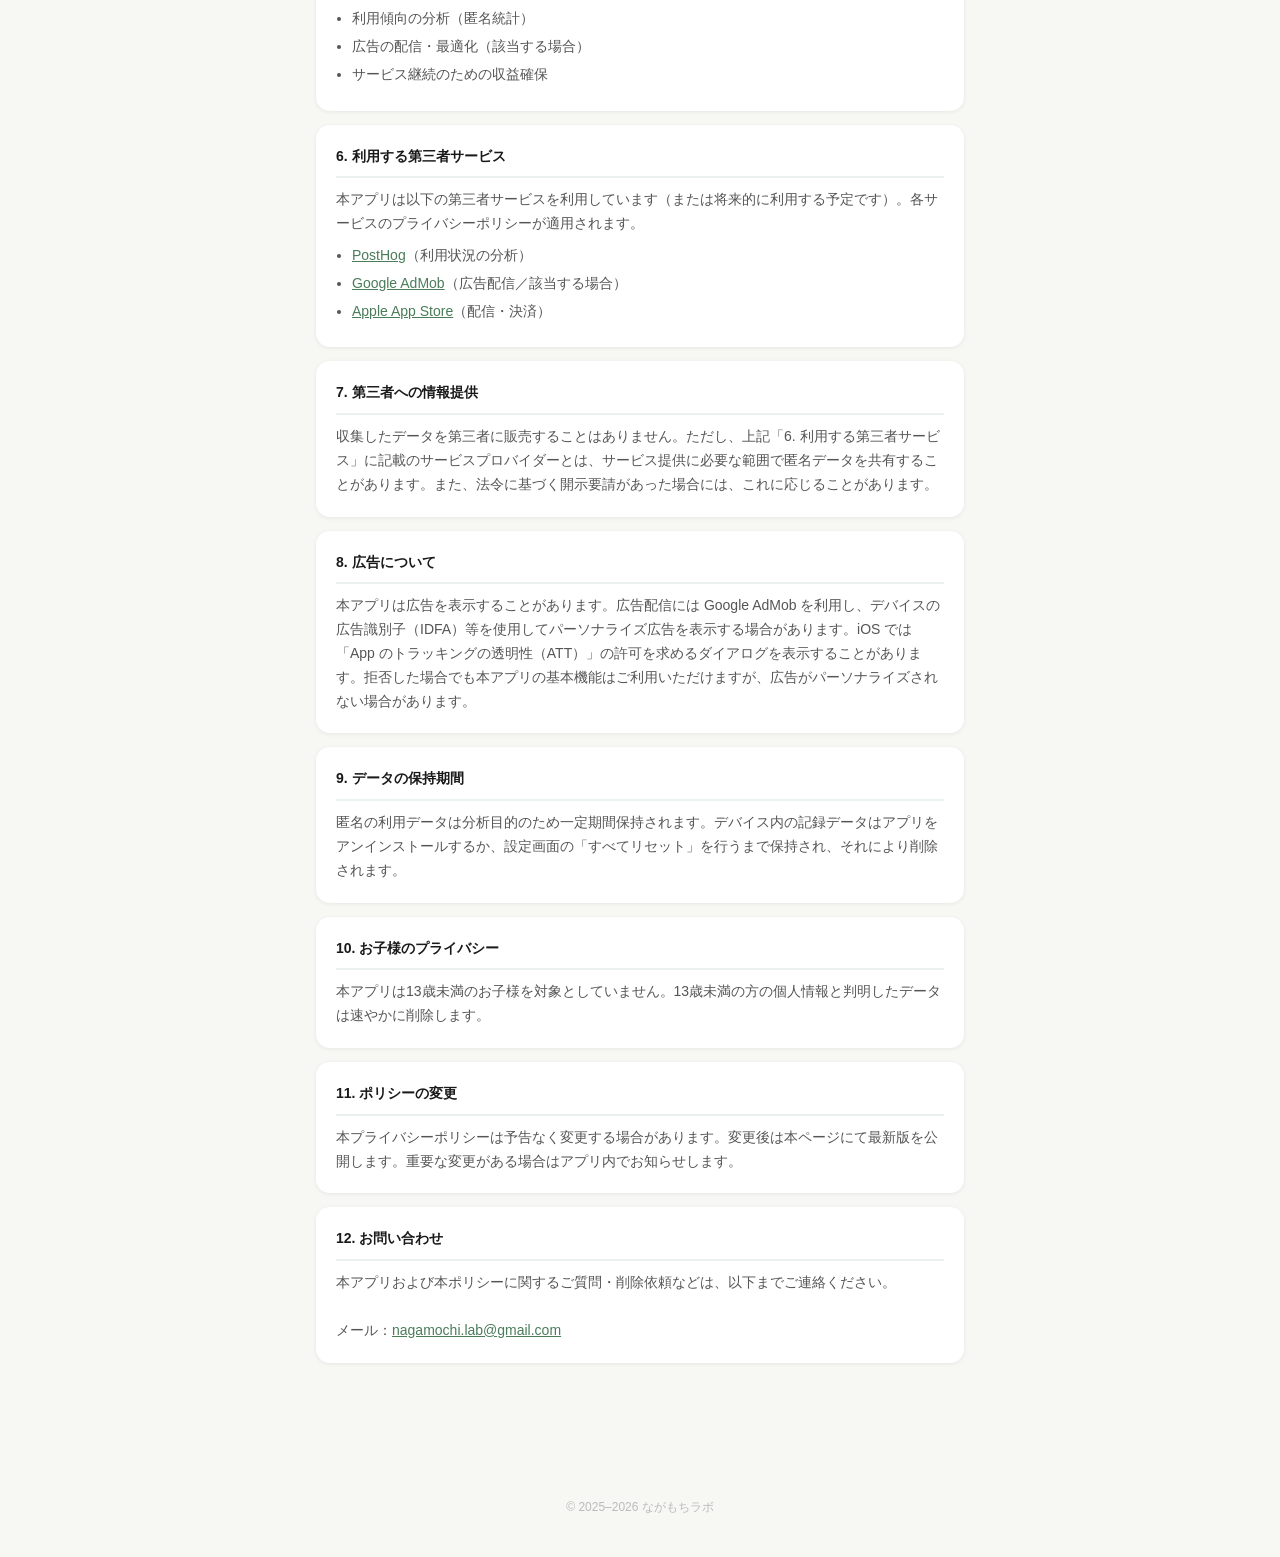
<file: itsumono-privacy.html>
<!DOCTYPE html>
<html lang="ja">
<head>
  <meta charset="UTF-8">
  <meta name="viewport" content="width=device-width, initial-scale=1.0">
  <title>プライバシーポリシー | いつモノ</title>
  <style>
    * { box-sizing: border-box; margin: 0; padding: 0; }

    body {
      font-family: -apple-system, BlinkMacSystemFont, "Hiragino Sans", "Yu Gothic", sans-serif;
      background: #F7F7F4;
      color: #333;
      line-height: 1.7;
    }

    header {
      background: #4A7C59;
      color: #fff;
      padding: 40px 24px 32px;
      text-align: center;
    }
    header .app-name {
      font-size: 13px;
      font-weight: 700;
      letter-spacing: 1px;
      opacity: 0.85;
      margin-bottom: 8px;
    }
    header h1 {
      font-size: 26px;
      font-weight: 800;
      margin-bottom: 8px;
    }
    header .updated {
      font-size: 12px;
      opacity: 0.75;
    }

    main {
      max-width: 680px;
      margin: 32px auto;
      padding: 0 16px 64px;
    }

    section {
      background: #fff;
      border-radius: 14px;
      padding: 20px;
      margin-bottom: 14px;
      box-shadow: 0 1px 4px rgba(0,0,0,0.07);
    }
    section h2 {
      font-size: 14px;
      font-weight: 800;
      color: #1A1A1A;
      margin-bottom: 10px;
      padding-bottom: 8px;
      border-bottom: 2px solid #EAF2ED;
    }
    section p {
      font-size: 14px;
      color: #555;
      white-space: pre-line;
    }

    ul {
      margin: 8px 0 0 16px;
      font-size: 14px;
      color: #555;
    }
    ul li { margin-bottom: 4px; }
    a { color: #4A7C59; }

    .highlight {
      background: #EFF5F0;
      border-left: 3px solid #4A7C59;
      border-radius: 0 8px 8px 0;
      padding: 12px 16px;
      margin-top: 10px;
      font-size: 13px;
      color: #888;
    }

    footer {
      text-align: center;
      font-size: 12px;
      color: #BBB;
      padding: 24px 0 40px;
    }
  </style>
</head>
<body>

<header>
  <div class="app-name">いつモノ</div>
  <h1>プライバシーポリシー</h1>
  <div class="updated">最終更新：2026年6月</div>
</header>

<main>

  <section>
    <h2>1. 基本方針</h2>
    <p>いつモノ（以下「本アプリ」）は、日々の買い物や光熱費の価格・使用量・在庫を記録し、推移を観測するためのアプリです。本アプリは、ユーザー体験の向上・アプリ改善・広告配信を目的として、一定の情報を収集します。本ポリシーでは収集する情報の種類・利用目的・管理方法についてご説明します。本アプリをご利用いただくことで、本ポリシーへの同意とみなします。</p>
  </section>

  <section>
    <h2>2. 収集する情報</h2>
    <p>本アプリは以下の情報を収集することがあります。</p>

    <p style="margin-top:12px; font-weight:700; color:#1A1A1A;">利用状況データ（匿名）</p>
    <ul>
      <li>アプリの起動回数・使用頻度・滞在時間</li>
      <li>利用している画面・機能・操作の傾向</li>
      <li>記録した件数や品目カテゴリの傾向（匿名・件数や種別のみ）</li>
      <li>アプリのクラッシュ情報・エラーログ</li>
    </ul>

    <p style="margin-top:12px; font-weight:700; color:#1A1A1A;">デバイス情報</p>
    <ul>
      <li>OSの種類・バージョン</li>
      <li>デバイスの機種・画面サイズ</li>
      <li>言語設定・タイムゾーン</li>
      <li>アプリのバージョン</li>
    </ul>

    <p style="margin-top:12px; font-weight:700; color:#1A1A1A;">広告関連情報（広告を表示する場合）</p>
    <ul>
      <li>広告識別子（IDFA / Android Advertising ID）</li>
      <li>広告の表示・タップ履歴（匿名）</li>
      <li>属性推定に使用される統計的情報</li>
    </ul>

    <div class="highlight">これらはすべて個人を特定しない形式で収集されます。</div>
  </section>

  <section>
    <h2>3. 収集しない情報</h2>
    <p>本アプリは以下の情報を収集・外部送信しません。</p>
    <ul style="margin-top:8px;">
      <li>あなたが記録した具体的な内容（品目名・価格・数量・在庫・メモ・写真など）</li>
      <li>氏名・住所・電話番号・メールアドレス</li>
      <li>位置情報（GPS）</li>
      <li>連絡先・写真ライブラリの内容</li>
      <li>カレンダー・その他のデバイス内の個人情報</li>
    </ul>
  </section>

  <section>
    <h2>4. データの保存場所</h2>
    <p>あなたが記録した情報（品目・価格・数量・在庫・メモ・写真など）はすべてお使いのデバイス内にのみ保存されます。本アプリは会員登録を必要とせず、これらの記録を当社のサーバーへ送信・保存することはありません。本アプリの開発者を含め、第三者がこれらのデータに直接アクセスすることはありません。アプリの削除、または設定画面の「すべてリセット」により、記録データは端末から削除されます。</p>
  </section>

  <section>
    <h2>5. 利用目的</h2>
    <ul>
      <li>アプリの機能改善・不具合修正</li>
      <li>ユーザー体験の向上</li>
      <li>利用傾向の分析（匿名統計）</li>
      <li>広告の配信・最適化（該当する場合）</li>
      <li>サービス継続のための収益確保</li>
    </ul>
  </section>

  <section>
    <h2>6. 利用する第三者サービス</h2>
    <p>本アプリは以下の第三者サービスを利用しています（または将来的に利用する予定です）。各サービスのプライバシーポリシーが適用されます。</p>
    <ul style="margin-top:8px;">
      <li><a href="https://posthog.com/privacy" target="_blank">PostHog</a>（利用状況の分析）</li>
      <li><a href="https://policies.google.com/privacy" target="_blank">Google AdMob</a>（広告配信／該当する場合）</li>
      <li><a href="https://www.apple.com/legal/privacy/jp/" target="_blank">Apple App Store</a>（配信・決済）</li>
    </ul>
  </section>

  <section>
    <h2>7. 第三者への情報提供</h2>
    <p>収集したデータを第三者に販売することはありません。ただし、上記「6. 利用する第三者サービス」に記載のサービスプロバイダーとは、サービス提供に必要な範囲で匿名データを共有することがあります。また、法令に基づく開示要請があった場合には、これに応じることがあります。</p>
  </section>

  <section>
    <h2>8. 広告について</h2>
    <p>本アプリは広告を表示することがあります。広告配信には Google AdMob を利用し、デバイスの広告識別子（IDFA）等を使用してパーソナライズ広告を表示する場合があります。iOS では「App のトラッキングの透明性（ATT）」の許可を求めるダイアログを表示することがあります。拒否した場合でも本アプリの基本機能はご利用いただけますが、広告がパーソナライズされない場合があります。</p>
  </section>

  <section>
    <h2>9. データの保持期間</h2>
    <p>匿名の利用データは分析目的のため一定期間保持されます。デバイス内の記録データはアプリをアンインストールするか、設定画面の「すべてリセット」を行うまで保持され、それにより削除されます。</p>
  </section>

  <section>
    <h2>10. お子様のプライバシー</h2>
    <p>本アプリは13歳未満のお子様を対象としていません。13歳未満の方の個人情報と判明したデータは速やかに削除します。</p>
  </section>

  <section>
    <h2>11. ポリシーの変更</h2>
    <p>本プライバシーポリシーは予告なく変更する場合があります。変更後は本ページにて最新版を公開します。重要な変更がある場合はアプリ内でお知らせします。</p>
  </section>

  <section>
    <h2>12. お問い合わせ</h2>
    <p>本アプリおよび本ポリシーに関するご質問・削除依頼などは、以下までご連絡ください。<br>
    メール：<a href="mailto:nagamochi.lab@gmail.com">nagamochi.lab@gmail.com</a></p>
  </section>

</main>

<footer>
  © 2025–2026 ながもちラボ
</footer>

</body>
</html>
</file>
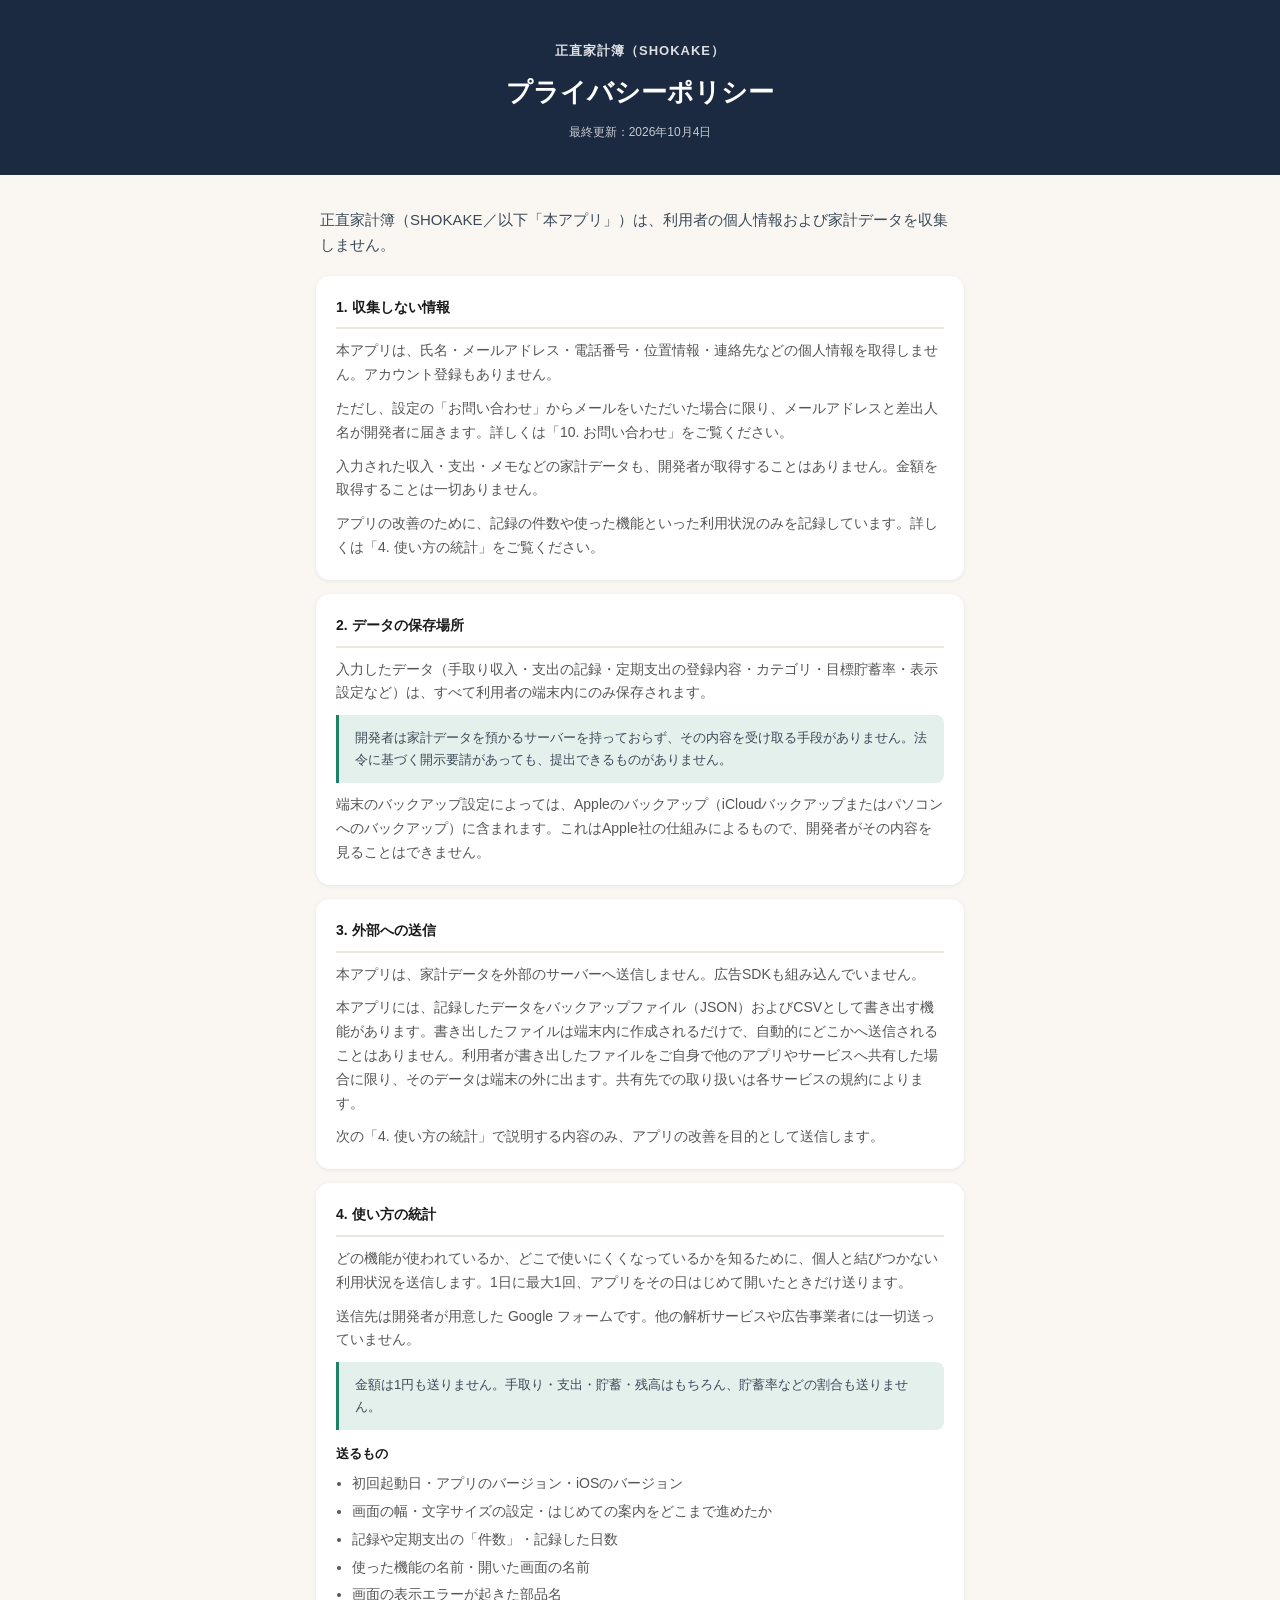
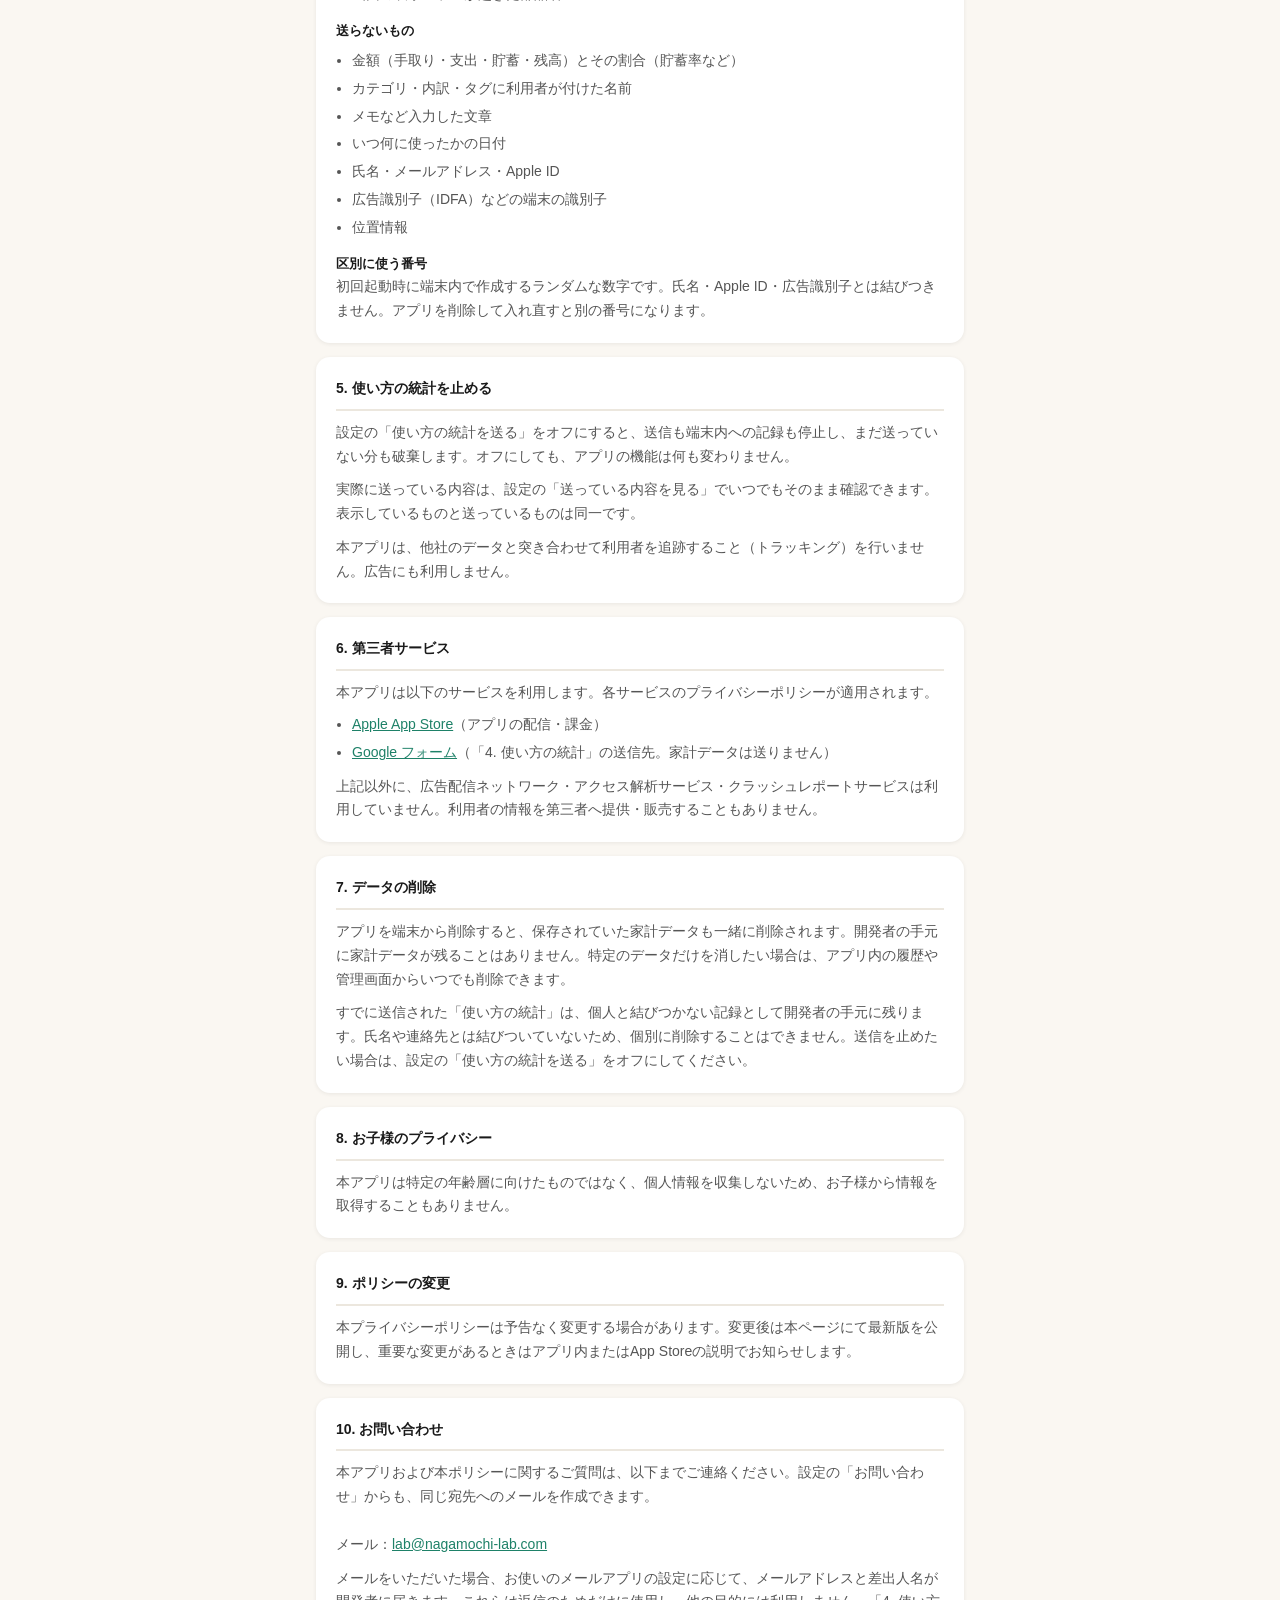
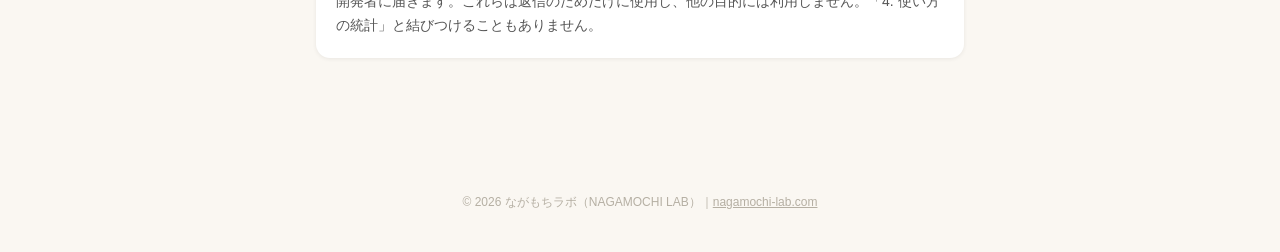
<file: shokake-privacy.html>
<!DOCTYPE html>
<html lang="ja">
<head>
  <meta charset="UTF-8">
  <meta name="viewport" content="width=device-width, initial-scale=1.0">
  <title>プライバシーポリシー | 正直家計簿（SHOKAKE）</title>
  <meta name="description" content="正直家計簿（SHOKAKE）のプライバシーポリシー。個人情報と家計データは収集しません。金額は一切送信しません。アプリ改善のための利用状況のみを送信しています。">
  <meta name="robots" content="index,follow">
  <style>
    * { box-sizing: border-box; margin: 0; padding: 0; }

    body {
      font-family: -apple-system, BlinkMacSystemFont, "Hiragino Sans", "Yu Gothic", sans-serif;
      background: #FAF7F2;
      color: #333;
      line-height: 1.7;
    }

    header {
      background: #1B2A41;
      color: #fff;
      padding: 40px 24px 32px;
      text-align: center;
    }
    header .app-name {
      font-size: 13px;
      font-weight: 700;
      letter-spacing: 1px;
      opacity: 0.85;
      margin-bottom: 8px;
    }
    header h1 {
      font-size: 26px;
      font-weight: 800;
      margin-bottom: 8px;
    }
    header .updated {
      font-size: 12px;
      opacity: 0.75;
    }

    main {
      max-width: 680px;
      margin: 32px auto;
      padding: 0 16px 64px;
    }

    .lead {
      font-size: 15px;
      color: #3B4A5A;
      margin: 0 4px 18px;
    }

    section {
      background: #fff;
      border-radius: 14px;
      padding: 20px;
      margin-bottom: 14px;
      box-shadow: 0 1px 4px rgba(0,0,0,0.07);
    }
    section h2 {
      font-size: 14px;
      font-weight: 800;
      color: #1A1A1A;
      margin-bottom: 10px;
      padding-bottom: 8px;
      border-bottom: 2px solid #ECE7DE;
    }
    section p {
      font-size: 14px;
      color: #555;
      white-space: pre-line;
    }

    ul {
      margin: 8px 0 0 16px;
      font-size: 14px;
      color: #555;
    }
    ul li { margin-bottom: 4px; }
    a { color: #1E8168; }
    section strong { color: #1A1A1A; font-size: 13px; }

    .highlight {
      background: #E4F0EB;
      border-left: 3px solid #1E8168;
      border-radius: 0 8px 8px 0;
      padding: 12px 16px;
      margin-top: 10px;
      font-size: 13px;
      color: #3B4A5A;
    }

    footer {
      text-align: center;
      font-size: 12px;
      color: #B5AFA3;
      padding: 24px 0 40px;
    }
    footer a { color: #B5AFA3; }
  </style>
</head>
<body>

<header>
  <div class="app-name">正直家計簿（SHOKAKE）</div>
  <h1>プライバシーポリシー</h1>
  <div class="updated">最終更新：2026年10月4日</div>
</header>

<main>

  <p class="lead">正直家計簿（SHOKAKE／以下「本アプリ」）は、利用者の個人情報および家計データを収集しません。</p>

  <section>
    <h2>1. 収集しない情報</h2>
    <p>本アプリは、氏名・メールアドレス・電話番号・位置情報・連絡先などの個人情報を取得しません。アカウント登録もありません。</p>
    <p style="margin-top:10px;">ただし、設定の「お問い合わせ」からメールをいただいた場合に限り、メールアドレスと差出人名が開発者に届きます。詳しくは「10. お問い合わせ」をご覧ください。</p>
    <p style="margin-top:10px;">入力された収入・支出・メモなどの家計データも、開発者が取得することはありません。金額を取得することは一切ありません。</p>
    <p style="margin-top:10px;">アプリの改善のために、記録の件数や使った機能といった利用状況のみを記録しています。詳しくは「4. 使い方の統計」をご覧ください。</p>
  </section>

  <section>
    <h2>2. データの保存場所</h2>
    <p>入力したデータ（手取り収入・支出の記録・定期支出の登録内容・カテゴリ・目標貯蓄率・表示設定など）は、すべて利用者の端末内にのみ保存されます。</p>
    <div class="highlight">開発者は家計データを預かるサーバーを持っておらず、その内容を受け取る手段がありません。法令に基づく開示要請があっても、提出できるものがありません。</div>
    <p style="margin-top:10px;">端末のバックアップ設定によっては、Appleのバックアップ（iCloudバックアップまたはパソコンへのバックアップ）に含まれます。これはApple社の仕組みによるもので、開発者がその内容を見ることはできません。</p>
  </section>

  <section>
    <h2>3. 外部への送信</h2>
    <p>本アプリは、家計データを外部のサーバーへ送信しません。広告SDKも組み込んでいません。</p>
    <p style="margin-top:10px;">本アプリには、記録したデータをバックアップファイル（JSON）およびCSVとして書き出す機能があります。書き出したファイルは端末内に作成されるだけで、自動的にどこかへ送信されることはありません。利用者が書き出したファイルをご自身で他のアプリやサービスへ共有した場合に限り、そのデータは端末の外に出ます。共有先での取り扱いは各サービスの規約によります。</p>
    <p style="margin-top:10px;">次の「4. 使い方の統計」で説明する内容のみ、アプリの改善を目的として送信します。</p>
  </section>

  <section>
    <h2>4. 使い方の統計</h2>
    <p>どの機能が使われているか、どこで使いにくくなっているかを知るために、個人と結びつかない利用状況を送信します。1日に最大1回、アプリをその日はじめて開いたときだけ送ります。</p>
    <p style="margin-top:10px;">送信先は開発者が用意した Google フォームです。他の解析サービスや広告事業者には一切送っていません。</p>
    <div class="highlight">金額は1円も送りません。手取り・支出・貯蓄・残高はもちろん、貯蓄率などの割合も送りません。</div>
    <p style="margin-top:12px;"><strong>送るもの</strong></p>
    <ul style="margin-top:6px;">
      <li>初回起動日・アプリのバージョン・iOSのバージョン</li>
      <li>画面の幅・文字サイズの設定・はじめての案内をどこまで進めたか</li>
      <li>記録や定期支出の「件数」・記録した日数</li>
      <li>使った機能の名前・開いた画面の名前</li>
      <li>画面の表示エラーが起きた部品名</li>
    </ul>
    <p style="margin-top:12px;"><strong>送らないもの</strong></p>
    <ul style="margin-top:6px;">
      <li>金額（手取り・支出・貯蓄・残高）とその割合（貯蓄率など）</li>
      <li>カテゴリ・内訳・タグに利用者が付けた名前</li>
      <li>メモなど入力した文章</li>
      <li>いつ何に使ったかの日付</li>
      <li>氏名・メールアドレス・Apple ID</li>
      <li>広告識別子（IDFA）などの端末の識別子</li>
      <li>位置情報</li>
    </ul>
    <p style="margin-top:12px;"><strong>区別に使う番号</strong><br>初回起動時に端末内で作成するランダムな数字です。氏名・Apple ID・広告識別子とは結びつきません。アプリを削除して入れ直すと別の番号になります。</p>
  </section>

  <section>
    <h2>5. 使い方の統計を止める</h2>
    <p>設定の「使い方の統計を送る」をオフにすると、送信も端末内への記録も停止し、まだ送っていない分も破棄します。オフにしても、アプリの機能は何も変わりません。</p>
    <p style="margin-top:10px;">実際に送っている内容は、設定の「送っている内容を見る」でいつでもそのまま確認できます。表示しているものと送っているものは同一です。</p>
    <p style="margin-top:10px;">本アプリは、他社のデータと突き合わせて利用者を追跡すること（トラッキング）を行いません。広告にも利用しません。</p>
  </section>

  <section>
    <h2>6. 第三者サービス</h2>
    <p>本アプリは以下のサービスを利用します。各サービスのプライバシーポリシーが適用されます。</p>
    <ul style="margin-top:8px;">
      <li><a href="https://www.apple.com/legal/privacy/jp/" target="_blank" rel="noopener">Apple App Store</a>（アプリの配信・課金）</li>
      <li><a href="https://policies.google.com/privacy?hl=ja" target="_blank" rel="noopener">Google フォーム</a>（「4. 使い方の統計」の送信先。家計データは送りません）</li>
    </ul>
    <p style="margin-top:10px;">上記以外に、広告配信ネットワーク・アクセス解析サービス・クラッシュレポートサービスは利用していません。利用者の情報を第三者へ提供・販売することもありません。</p>
  </section>

  <section>
    <h2>7. データの削除</h2>
    <p>アプリを端末から削除すると、保存されていた家計データも一緒に削除されます。開発者の手元に家計データが残ることはありません。特定のデータだけを消したい場合は、アプリ内の履歴や管理画面からいつでも削除できます。</p>
    <p style="margin-top:10px;">すでに送信された「使い方の統計」は、個人と結びつかない記録として開発者の手元に残ります。氏名や連絡先とは結びついていないため、個別に削除することはできません。送信を止めたい場合は、設定の「使い方の統計を送る」をオフにしてください。</p>
  </section>

  <section>
    <h2>8. お子様のプライバシー</h2>
    <p>本アプリは特定の年齢層に向けたものではなく、個人情報を収集しないため、お子様から情報を取得することもありません。</p>
  </section>

  <section>
    <h2>9. ポリシーの変更</h2>
    <p>本プライバシーポリシーは予告なく変更する場合があります。変更後は本ページにて最新版を公開し、重要な変更があるときはアプリ内またはApp Storeの説明でお知らせします。</p>
  </section>

  <section>
    <h2>10. お問い合わせ</h2>
    <p>本アプリおよび本ポリシーに関するご質問は、以下までご連絡ください。設定の「お問い合わせ」からも、同じ宛先へのメールを作成できます。<br>
    メール：<a href="mailto:lab@nagamochi-lab.com">lab@nagamochi-lab.com</a></p>
    <p style="margin-top:10px;">メールをいただいた場合、お使いのメールアプリの設定に応じて、メールアドレスと差出人名が開発者に届きます。これらは返信のためだけに使用し、他の目的には利用しません。「4. 使い方の統計」と結びつけることもありません。</p>
  </section>

</main>

<footer>
  © 2026 ながもちラボ（NAGAMOCHI LAB）｜<a href="https://nagamochi-lab.com/">nagamochi-lab.com</a>
</footer>

</body>
</html>
</file>
